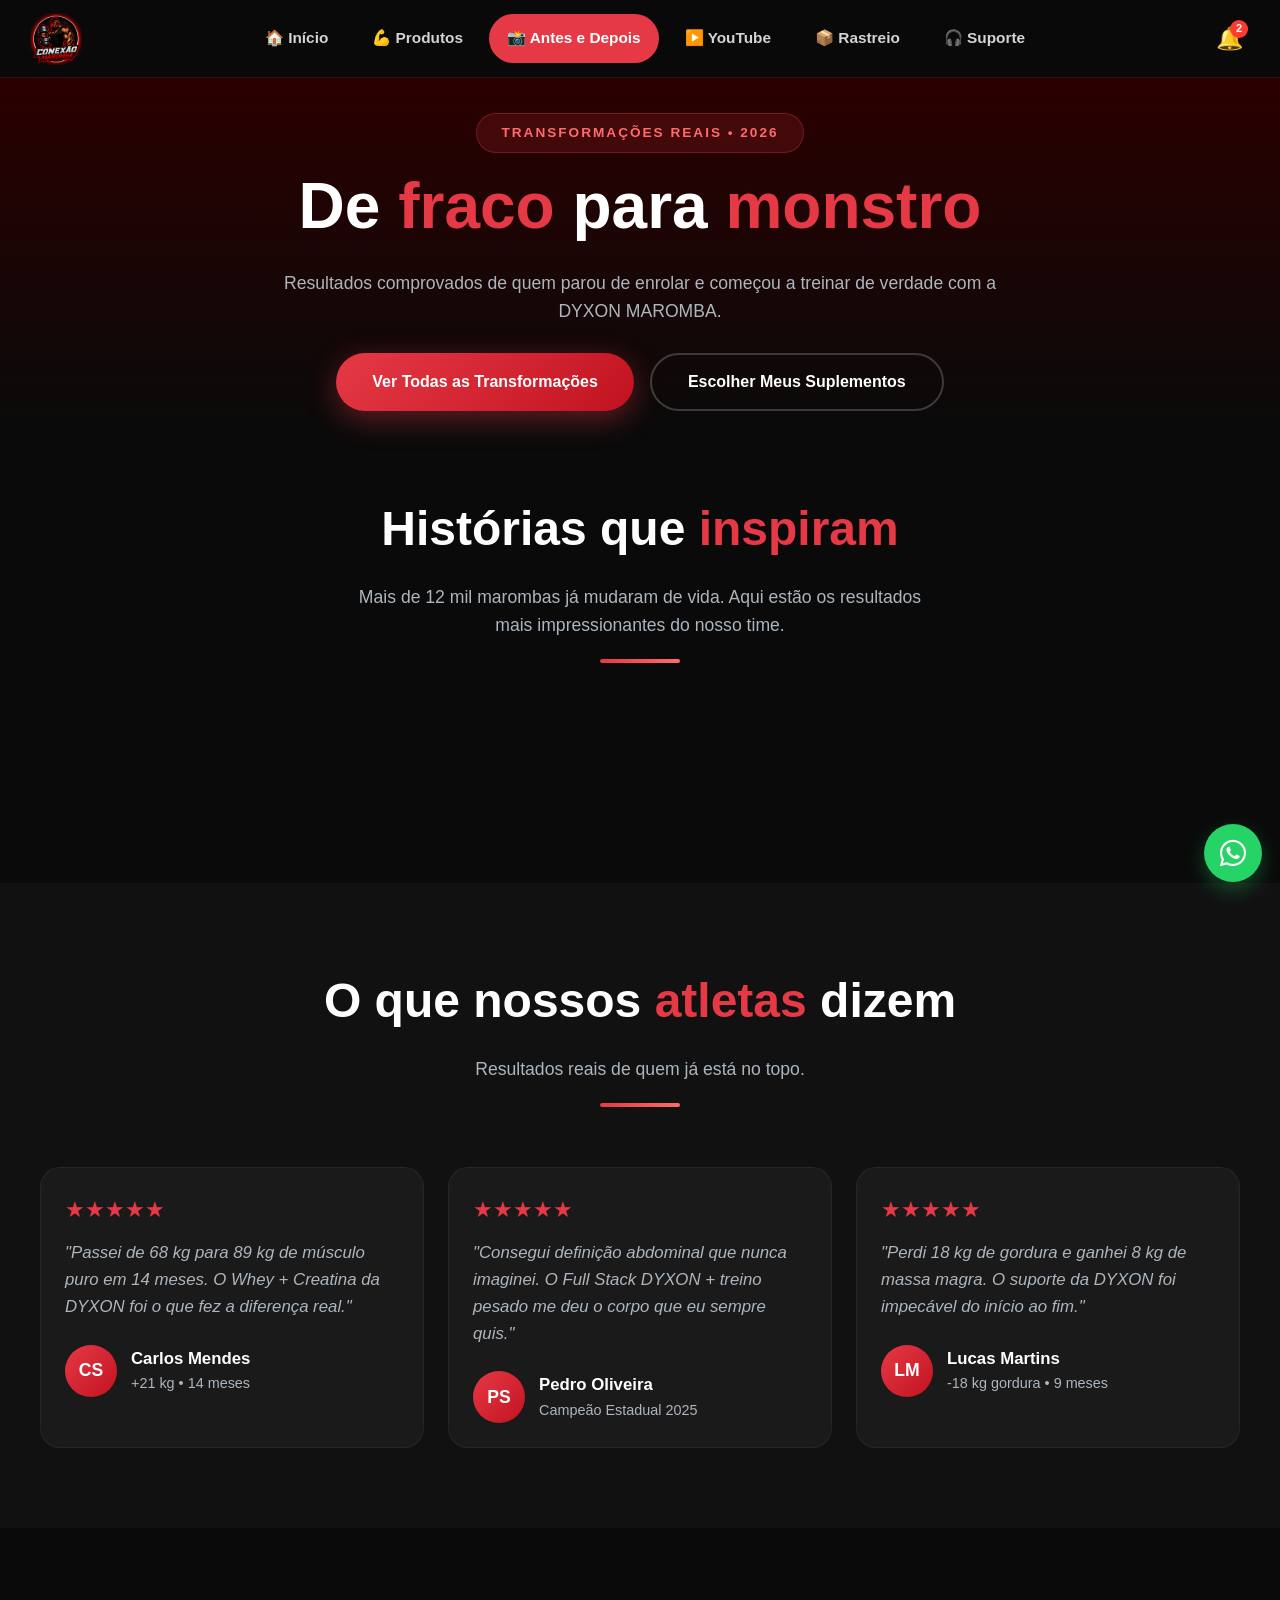
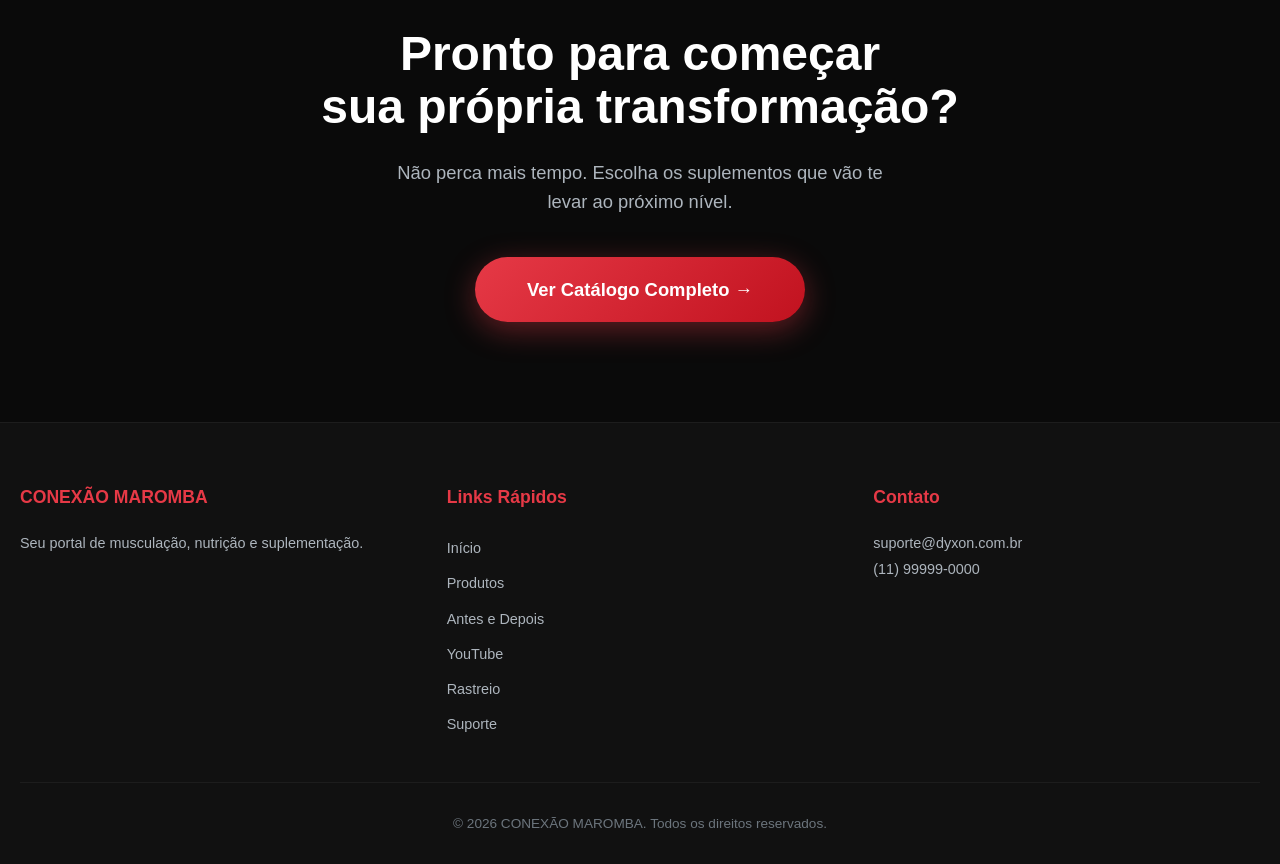
<file: antes-depois.html>
<!DOCTYPE html>
<html lang="pt-BR">
<head>
  <meta charset="UTF-8">
  <meta name="viewport" content="width=device-width, initial-scale=1.0">
  <meta name="description" content="Transformações reais de quem treinou com DYXON MAROMBA. Veja antes e depois de atletas que conquistaram resultados impressionantes com nossos suplementos.">
  <title>Antes e Depois • Transformações Reais | DYXON MAROMBA</title>
  <link rel="stylesheet" href="https://cdnjs.cloudflare.com/ajax/libs/font-awesome/6.5.0/css/all.min.css">
  <link rel="stylesheet" href="style.css">
</head>
<body>

  <!-- NAVBAR DINÂMICA (preservada) -->
  <div id="navbar-container"></div>

  <!-- HERO IMPACTANTE -->
  <section class="page-hero">
      <div class="hero-content">
      <div class="hero-badge">TRANSFORMAÇÕES REAIS • 2026</div>
      <h1>De <span class="highlight">fraco</span> para <span class="highlight">monstro</span></h1>
      <p>Resultados comprovados de quem parou de enrolar e começou a treinar de verdade com a DYXON MAROMBA.</p>
      <div class="hero-buttons">
        <a href="#transformacoes" class="btn btn-primary">Ver Todas as Transformações</a>
        <a href="produtos.html" class="btn btn-outline">Escolher Meus Suplementos</a>
      </div>
    </div>
  </section>

  <!-- INTRODUÇÃO -->
  <section class="section" style="padding: 60px 20px 40px;">
    <div class="section-header">
      <h2>Histórias que <span class="highlight">inspiram</span></h2>
      <p>Mais de 12 mil marombas já mudaram de vida. Aqui estão os resultados mais impressionantes do nosso time.</p>
      <div class="section-line"></div>
    </div>
  </section>

  <!-- GALERIA DE TRANSFORMAÇÕES -->
  <section id="transformacoes" class="section" style="padding-top: 20px;">
    <div class="ba-grid" id="baGrid">
      <!-- Cards gerados dinamicamente pelo script.js -->
    </div>
  </section>

  <!-- DEPOIMENTOS -->
  <section class="section" style="background: var(--dark-bg); padding: 80px 20px;">
    <div class="section-header">
      <h2>O que nossos <span class="highlight">atletas</span> dizem</h2>
      <p>Resultados reais de quem já está no topo.</p>
      <div class="section-line"></div>
    </div>

    <div class="news-grid" style="max-width: 1200px; margin: 0 auto;">
      <div class="news-card">
        <div class="news-card-body">
          <div style="color: #e63946; font-size: 1.4rem; margin-bottom: 12px;">★★★★★</div>
          <p style="font-style: italic; font-size: 1.05rem;">"Passei de 68 kg para 89 kg de músculo puro em 14 meses. O Whey + Creatina da DYXON foi o que fez a diferença real."</p>
          <div style="margin-top: 24px; display: flex; align-items: center; gap: 14px;">
            <div style="width: 52px; height: 52px; background: linear-gradient(135deg, #e63946, #c1121f); border-radius: 50%; display: flex; align-items: center; justify-content: center; font-weight: 900; font-size: 1.1rem;">CS</div>
            <div>
              <strong style="font-size: 1.05rem;">Carlos Mendes</strong>
              <div style="color: var(--gray-400); font-size: 0.9rem;">+21 kg • 14 meses</div>
            </div>
          </div>
        </div>
      </div>

      <div class="news-card">
        <div class="news-card-body">
          <div style="color: #e63946; font-size: 1.4rem; margin-bottom: 12px;">★★★★★</div>
          <p style="font-style: italic; font-size: 1.05rem;">"Consegui definição abdominal que nunca imaginei. O Full Stack DYXON + treino pesado me deu o corpo que eu sempre quis."</p>
          <div style="margin-top: 24px; display: flex; align-items: center; gap: 14px;">
            <div style="width: 52px; height: 52px; background: linear-gradient(135deg, #e63946, #c1121f); border-radius: 50%; display: flex; align-items: center; justify-content: center; font-weight: 900; font-size: 1.1rem;">PS</div>
            <div>
              <strong style="font-size: 1.05rem;">Pedro Oliveira</strong>
              <div style="color: var(--gray-400); font-size: 0.9rem;">Campeão Estadual 2025</div>
            </div>
          </div>
        </div>
      </div>

      <div class="news-card">
        <div class="news-card-body">
          <div style="color: #e63946; font-size: 1.4rem; margin-bottom: 12px;">★★★★★</div>
          <p style="font-style: italic; font-size: 1.05rem;">"Perdi 18 kg de gordura e ganhei 8 kg de massa magra. O suporte da DYXON foi impecável do início ao fim."</p>
          <div style="margin-top: 24px; display: flex; align-items: center; gap: 14px;">
            <div style="width: 52px; height: 52px; background: linear-gradient(135deg, #e63946, #c1121f); border-radius: 50%; display: flex; align-items: center; justify-content: center; font-weight: 900; font-size: 1.1rem;">LM</div>
            <div>
              <strong style="font-size: 1.05rem;">Lucas Martins</strong>
              <div style="color: var(--gray-400); font-size: 0.9rem;">-18 kg gordura • 9 meses</div>
            </div>
          </div>
        </div>
      </div>
    </div>
  </section>

  <!-- CTA FINAL -->
  <section class="section" style="text-align: center; padding: 100px 20px; background: var(--black);">
    <h2 style="font-size: clamp(2rem, 5vw, 3rem); font-weight: 900; line-height: 1.1;">Pronto para começar<br>sua própria transformação?</h2>
    <p style="color: var(--gray-400); max-width: 520px; margin: 24px auto 40px; font-size: 1.15rem;">Não perca mais tempo. Escolha os suplementos que vão te levar ao próximo nível.</p>
    <a href="produtos.html" class="btn btn-primary" style="padding: 18px 52px; font-size: 1.15rem;">Ver Catálogo Completo →</a>
    </section>

 <div id="footer-container"></div>

  <script src="script.js"></script>

<script>
fetch("navbar.html")
  .then(res => res.text())
  .then(html => {

      const container = document.getElementById("navbar-container");

      if (!container.innerHTML.trim()) {

          container.innerHTML = html;

          const script = container.querySelector("script");

          if (script) {

              const novoScript = document.createElement("script");

              novoScript.textContent = script.textContent;

              document.body.appendChild(novoScript);

              script.remove();

          }

      }

  })
  .catch(err => console.error("Erro ao carregar navbar:", err));
</script>

<!-- PAINEL ADMINISTRATIVO -->
<div id="admin-panel" style="display:none; position:fixed; bottom:20px; right:20px; z-index:9999; background:#111; padding:25px; border-radius:12px; border:2px solid #ff0000; width:320px; box-shadow:0 0 20px rgba(255,0,0,0.3);">
  <h3 style="color:#ff0000; margin-bottom:15px;">⚙️ Painel Administrativo</h3>

  <div style="display:flex; flex-direction:column; gap:10px;">

    <button onclick="addProduct()" class="btn btn-primary" style="width:100%;">
      Adicionar Produto
    </button>

    <button onclick="editProduct()" class="btn btn-primary" style="width:100%;">
      Editar Produto
    </button>

    <button onclick="deleteProduct()" class="btn btn-primary" style="width:100%;">
      Remover Produto
    </button>

    <button onclick="toggleAdmin()" class="btn btn-outline" style="width:100%;">
      Fechar Painel
    </button>

  </div>

  <div id="admin-form" style="margin-top:15px; display:none;"></div>

</div>

<script>
fetch("footer.html")
  .then(res => res.text())
  .then(html => {

      const container = document.getElementById("footer-container");

      if (container) {
          container.innerHTML = html;
      }

  })
  .catch(err => console.error("Erro ao carregar footer:", err));
</script>

<!-- WhatsApp Flutuante -->
<a href="https://wa.me/5596999999999"
   target="_blank"
   class="whatsapp-float">

    <i class="fa-brands fa-whatsapp"></i>

</a>

<script src="js/notifications.js"></script>

</body> 
</html>
</file>
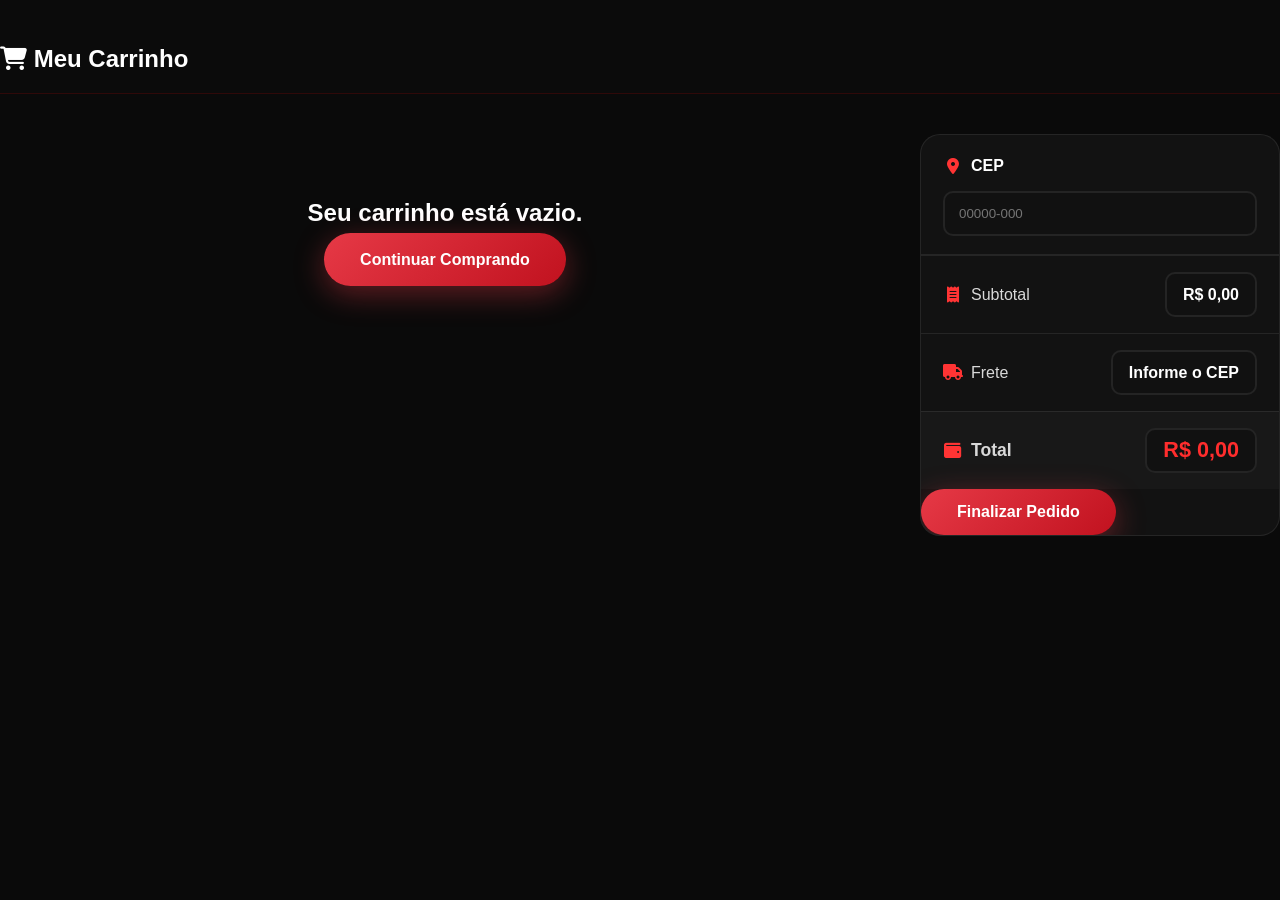
<file: carrinho.html>
<!DOCTYPE html>
<html lang="pt-BR">

<head>

    <meta charset="UTF-8">

    <meta name="viewport" content="width=device-width, initial-scale=1.0">

    <title>Carrinho | DYXON MAROMBA</title>

    <link rel="stylesheet"
        href="https://cdnjs.cloudflare.com/ajax/libs/font-awesome/6.5.0/css/all.min.css">

    <link rel="stylesheet" href="style.css">

    <link rel="stylesheet" href="produto.css">

</head>

<body>

    <div id="navbar-container"></div>

    <section class="produto-banner">

        <div class="container">

            <h1>

                <i class="fas fa-cart-shopping"></i>

                Meu Carrinho

            </h1>

        </div>

    </section>

    <section class="container pagina-carrinho">

        <div class="carrinho-layout">

            <!-- PRODUTOS -->

            <div class="carrinho-produtos">

                <div id="listaCarrinho"></div>

            </div>

            <!-- RESUMO -->

            <aside class="carrinho-resumo">

                <div class="compra-card">

                    <div class="campo-compra">

                        <label for="cep">

                            <i class="fas fa-location-dot"></i>

                            CEP

                        </label>

                        <input
                            type="text"
                            id="cep"
                            maxlength="9"
                            placeholder="00000-000">

                        <p id="avisoCep" class="aviso-cep"></p>

                    </div>

                    <div id="resumoCarrinho">

                        <div class="resumo-compra">

                            <div class="linha-resumo">

                                <span>

                                    <i class="fas fa-receipt"></i>

                                    Subtotal

                                </span>

                                <strong id="subtotal">

                                    R$ 0,00

                                </strong>

                            </div>

                            <div class="linha-resumo">

                                <span>

                                    <i class="fas fa-truck"></i>

                                    Frete

                                </span>

                                <strong id="frete">

                                    Informe o CEP

                                </strong>

                            </div>

                            <div class="linha-resumo total">

                                <span>

                                    <i class="fas fa-wallet"></i>

                                    Total

                                </span>

                                <strong id="total">

                                    R$ 0,00

                                </strong>

                            </div>

                        </div>

                    </div>

                    <button
                        id="btnFinalizar"
                        class="btn btn-primary btn-finalizar">

                        Finalizar Pedido

                    </button>

                </div>

            </aside>

        </div>

    </section>

    <div id="footer-container"></div>

    <script src="carrinho.js"></script>

    <script src="js/notifications.js"></script>

</body>

</html>
</file>
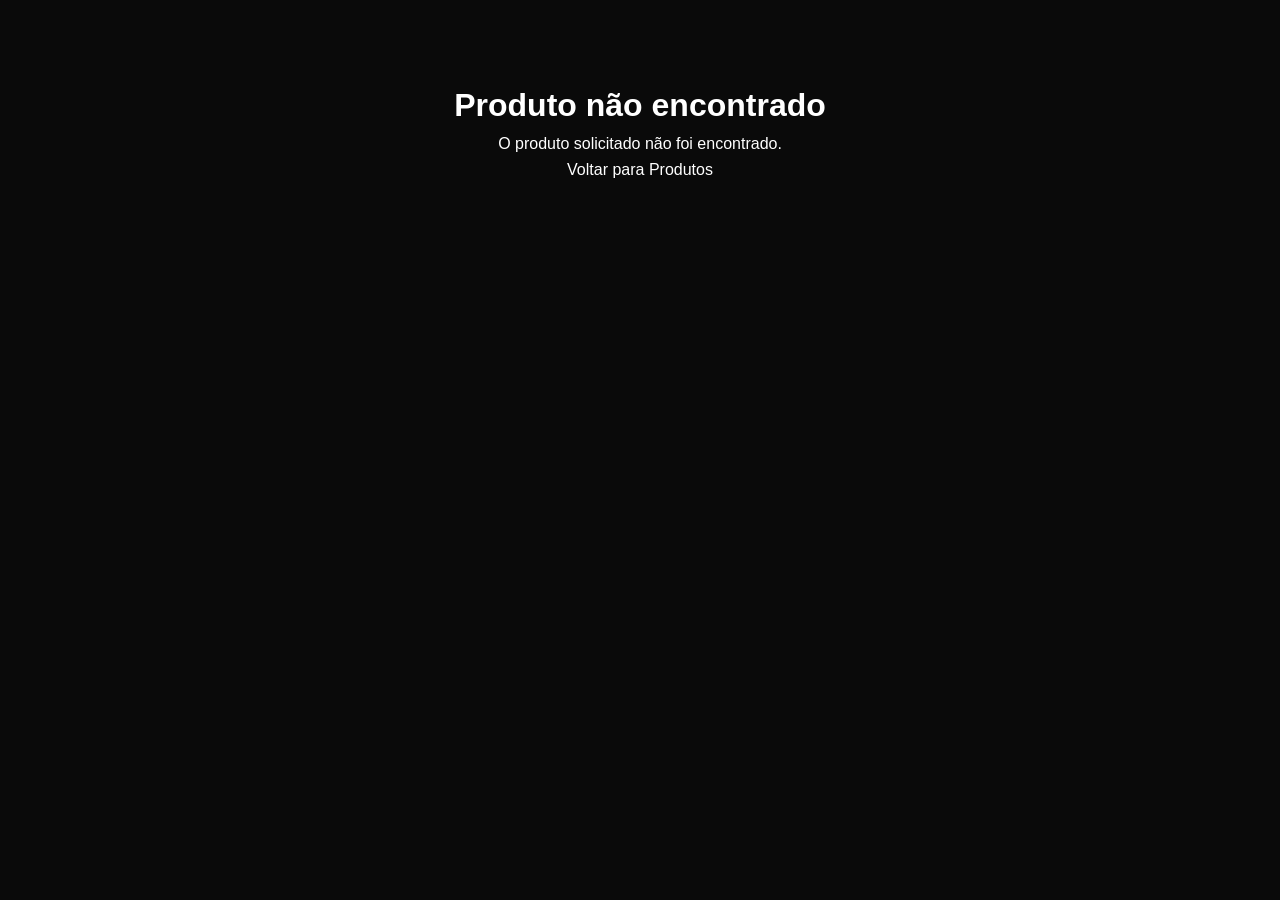
<file: produto.html>
<!DOCTYPE html>
<html lang="pt-BR">

<head>

    <meta charset="UTF-8">

    <meta name="viewport"
          content="width=device-width, initial-scale=1.0">

    <title>Produto | DYXON MAROMBA</title>

    <link rel="stylesheet"
          href="https://cdnjs.cloudflare.com/ajax/libs/font-awesome/6.5.0/css/all.min.css">

    <link rel="stylesheet"
          href="style.css">

<link rel="stylesheet" href="produto.css">

</head>

<body>

<div id="navbar-container"></div>

<section class="produto-banner">

    <div class="container">

        <div class="breadcrumb">

            <a href="index.html">
                Início
            </a>

            <span>/</span>

            <a href="produtos.html">
                Produtos
            </a>

            <span>/</span>

            <span id="breadcrumbProduto">
                Produto
            </span>

        </div>

    </div>

</section>

<section class="produto-detalhes">

    <div class="container">

        <div class="produto-grid">

            <div class="produto-imagem">

                <img
                    id="produtoImagem"
                    src=""
                    alt="Produto">

            </div>

            <div class="produto-info">

                <span
                    id="produtoCategoria"
                    class="produto-categoria">
                </span>

                <h1 id="produtoNome"></h1>

                <div class="produto-preco">

    <div class="produto-preco-info">

        <div id="produtoPreco" class="preco-atual">
            R$ 190,00
        </div>

        <div class="preco-antigo-linha">

            <div id="produtoPrecoAntigo" class="preco-antigo">
                R$ 210,00
            </div>

            <div id="descontoProduto" class="produto-desconto">
                -10%
            </div>

        </div>

        <div id="economiaProduto" class="produto-economia">
            Economize R$ 20,00
        </div>

<div class="campo-compra">

    <label for="variacao">

        <i class="fas fa-list"></i>

        Opção

    </label>

    <select id="variacao">

    </select>

</div>

    </div>

</div>

<div class="compra-box">

    <div class="compra-card">

        <div class="campo-compra">

            <label>
    <i class="fas fa-cubes"></i>
    Quantidade
</label>

            <div class="quantidade-controle">

                <button
                    type="button"
                    id="btnMenos"
                    class="btn-quantidade">−</button>

                <input
                    type="number"
                    id="quantidade"
                    min="1"
                    value="1">

                <button
                    type="button"
                    id="btnMais"
                    class="btn-quantidade">+</button>

            </div>

        </div>

        <div class="campo-compra">

            <label for="cep">
    <i class="fas fa-location-dot"></i>
    CEP
</label>

            <input
                type="text"
                id="cep"
                maxlength="9"
                placeholder="00000-000">

            <p id="avisoCep" class="aviso-cep"></p>

        </div>

        <div class="resumo-compra">

            <div class="linha-resumo">

                <span>
    <i class="fas fa-receipt"></i>
    Subtotal
</span>

                <strong id="subtotal">
                    R$ 0,00
                </strong>

            </div>

            <div class="linha-resumo">

                <span>
    <i class="fas fa-truck"></i>
    Frete
</span>

                <strong id="frete">
                    Informe o CEP
                </strong>

            </div>

            <div class="linha-resumo total">

                <span>
    <i class="fas fa-wallet"></i>
    Total
</span>

                <strong id="total">
                    R$ 0,00
                </strong>

            </div>

        </div>

    </div>

</div>

<p id="produtoDescricao" class="produto-descricao"></p>

<div class="produto-botoes">

    <button
        id="btnCarrinho"
        class="btn btn-primary">

        <i class="fas fa-cart-plus"></i>
        Adicionar ao Carrinho

    </button>

    <a
        id="btnWhatsapp"
        target="_blank"
        class="btn btn-outline">

        Comprar pelo WhatsApp

    </a>

    <a
        href="produtos.html"
        class="btn btn-outline">

        Voltar

    </a>

</div>

</div>

</div>

</div>

</section>

<section class="produto-informacoes">

    <div class="container">

        <div class="info-grid">

            <div class="info-card">

                <h2>Benefícios</h2>

                <ul id="produtoBeneficios"></ul>

            </div>

            <div class="info-card">

                <h2>Modo de Uso</h2>

                <div id="produtoModoUso"></div>

            </div>

        </div>

    </div>

</section>

<section class="produto-tabela">

    <div class="container">

        <h2>Informações Nutricionais</h2>

        <div class="tabela-responsive">

            <table id="tabelaNutricional"></table>

        </div>

    </div>

</section>

<section class="produto-descricao-completa">

    <div class="container">

        <h2>Descrição Completa</h2>

        <div id="descricaoCompleta"></div>

    </div>

</section>

<section class="produto-especificacoes">

    <div class="container">

        <h2>Especificações</h2>

        <div class="especificacoes-grid">

            <div class="especificacao-item">

                <i class="fas fa-dumbbell"></i>

                <h4>Marca</h4>

                <span id="produtoMarca"></span>

            </div>

            <div class="especificacao-item">

                <i class="fas fa-weight-hanging"></i>

                <h4>Peso</h4>

                <span id="produtoPeso"></span>

            </div>

            <div class="especificacao-item">

                <i class="fas fa-box-open"></i>

                <h4>Conteúdo</h4>

                <span id="produtoConteudo"></span>

            </div>

            <div class="especificacao-item">

                <i class="fas fa-calendar-check"></i>

                <h4>Validade</h4>

                <span id="produtoValidade"></span>

            </div>

        </div>

    </div>

</section>

<section class="produtos-relacionados">

    <div class="container">

        <h2>Produtos Relacionados</h2>

        <div id="produtosRelacionados"
             class="products-grid">

        </div>

    </div>

</section>

<section class="cta-produto">

    <div class="container">

        <h2>Gostou deste produto?</h2>

        <p>

            Fale conosco pelo WhatsApp e faça seu pedido.

        </p>

        <a id="btnWhatsapp2"
           target="_blank"
           class="btn btn-primary">

            Comprar Agora

        </a>

    </div>

</section>

<div id="footer-container"></div>

<script>
fetch("navbar.html")
    .then(res => res.text())
    .then(html => {

        const container = document.getElementById("navbar-container");

        if (!container.innerHTML.trim()) {

            container.innerHTML = html;

            const script = container.querySelector("script");

            if (script) {

                const novoScript = document.createElement("script");

                novoScript.textContent = script.textContent;

                document.body.appendChild(novoScript);

                script.remove();

            }

        }

    })
    .catch(err => console.error("Erro ao carregar navbar:", err));
</script>

<script>
fetch("footer.html")
    .then(res => res.text())
    .then(html => {

        const container = document.getElementById("footer-container");

        if (container) {

            container.innerHTML = html;

        }

    })
    .catch(err => console.error("Erro ao carregar footer:", err));
</script>

<!-- WhatsApp Flutuante -->

<a href="https://wa.me/5596999999999"
   target="_blank"
   class="whatsapp-float">

    <i class="fa-brands fa-whatsapp"></i>

</a>

<script src="produto.js"></script>

<script src="js/notifications.js"></script>

</body>

</html>
</file>
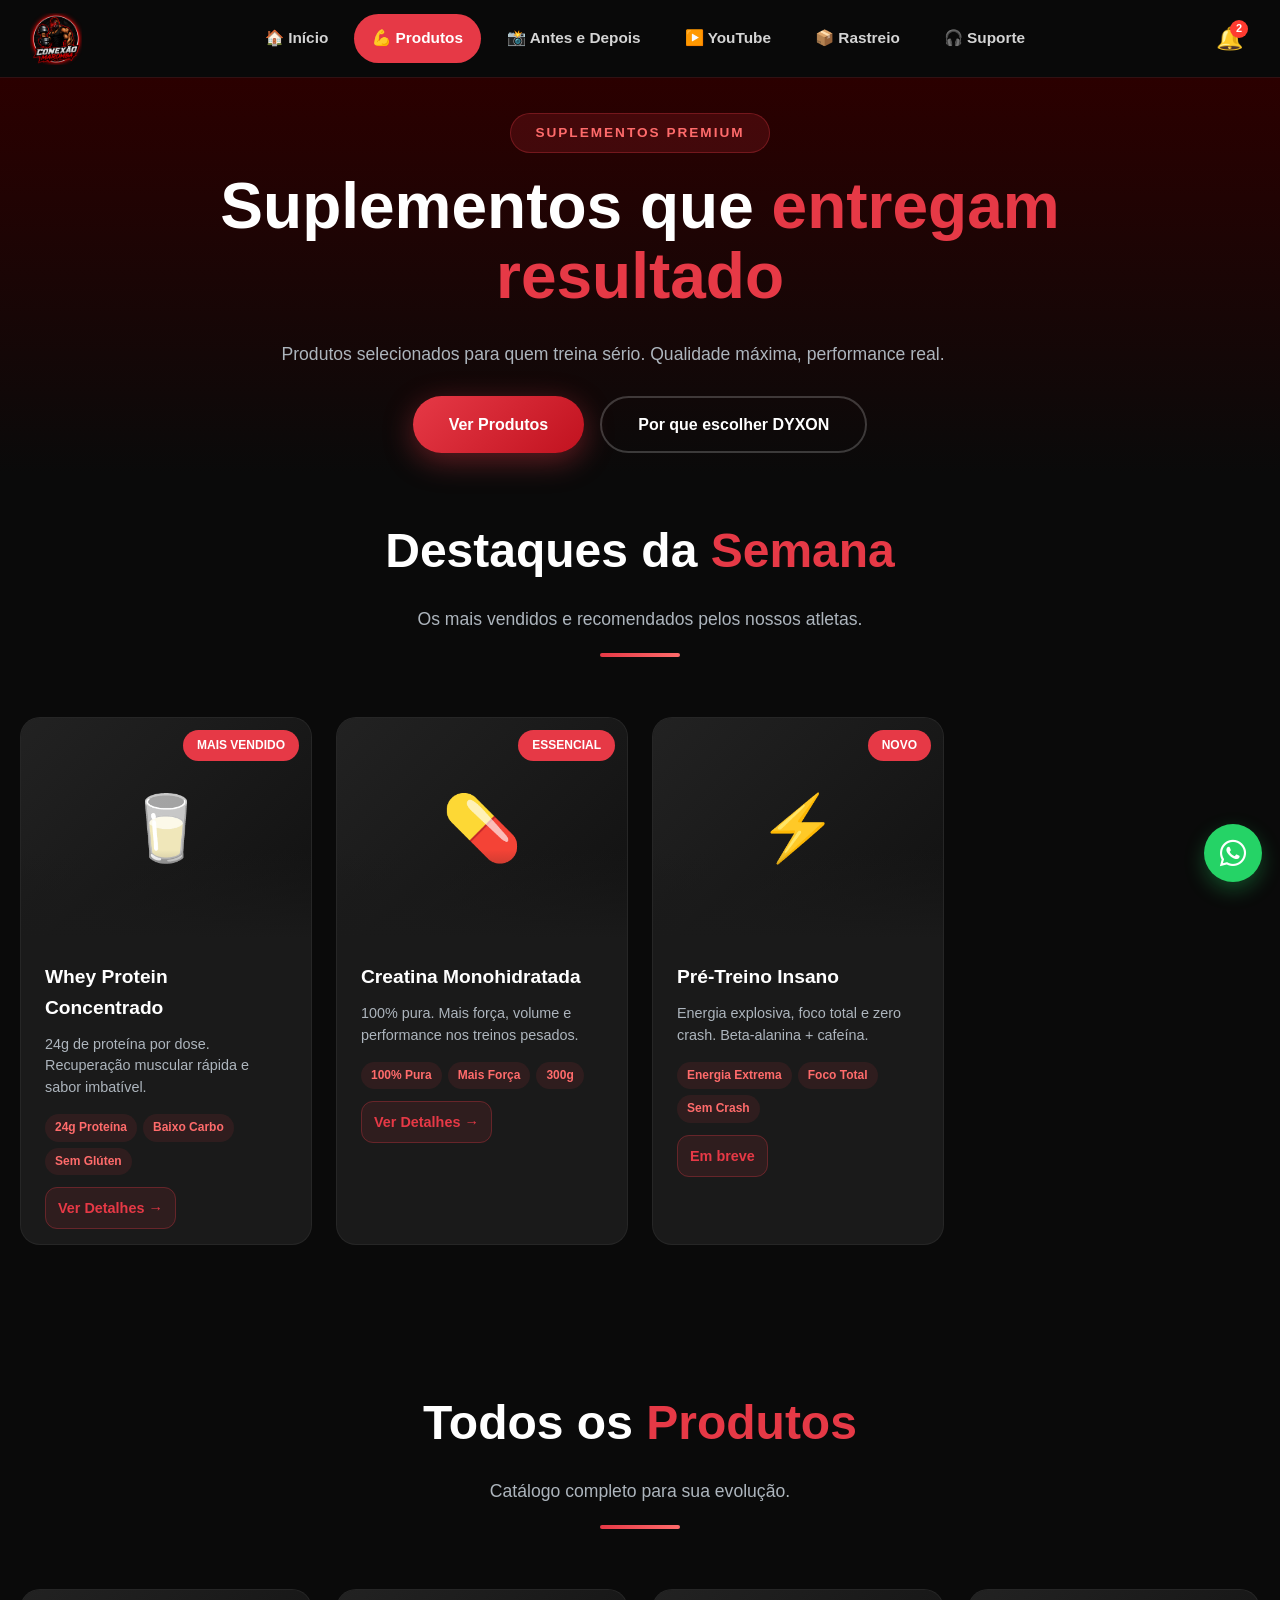
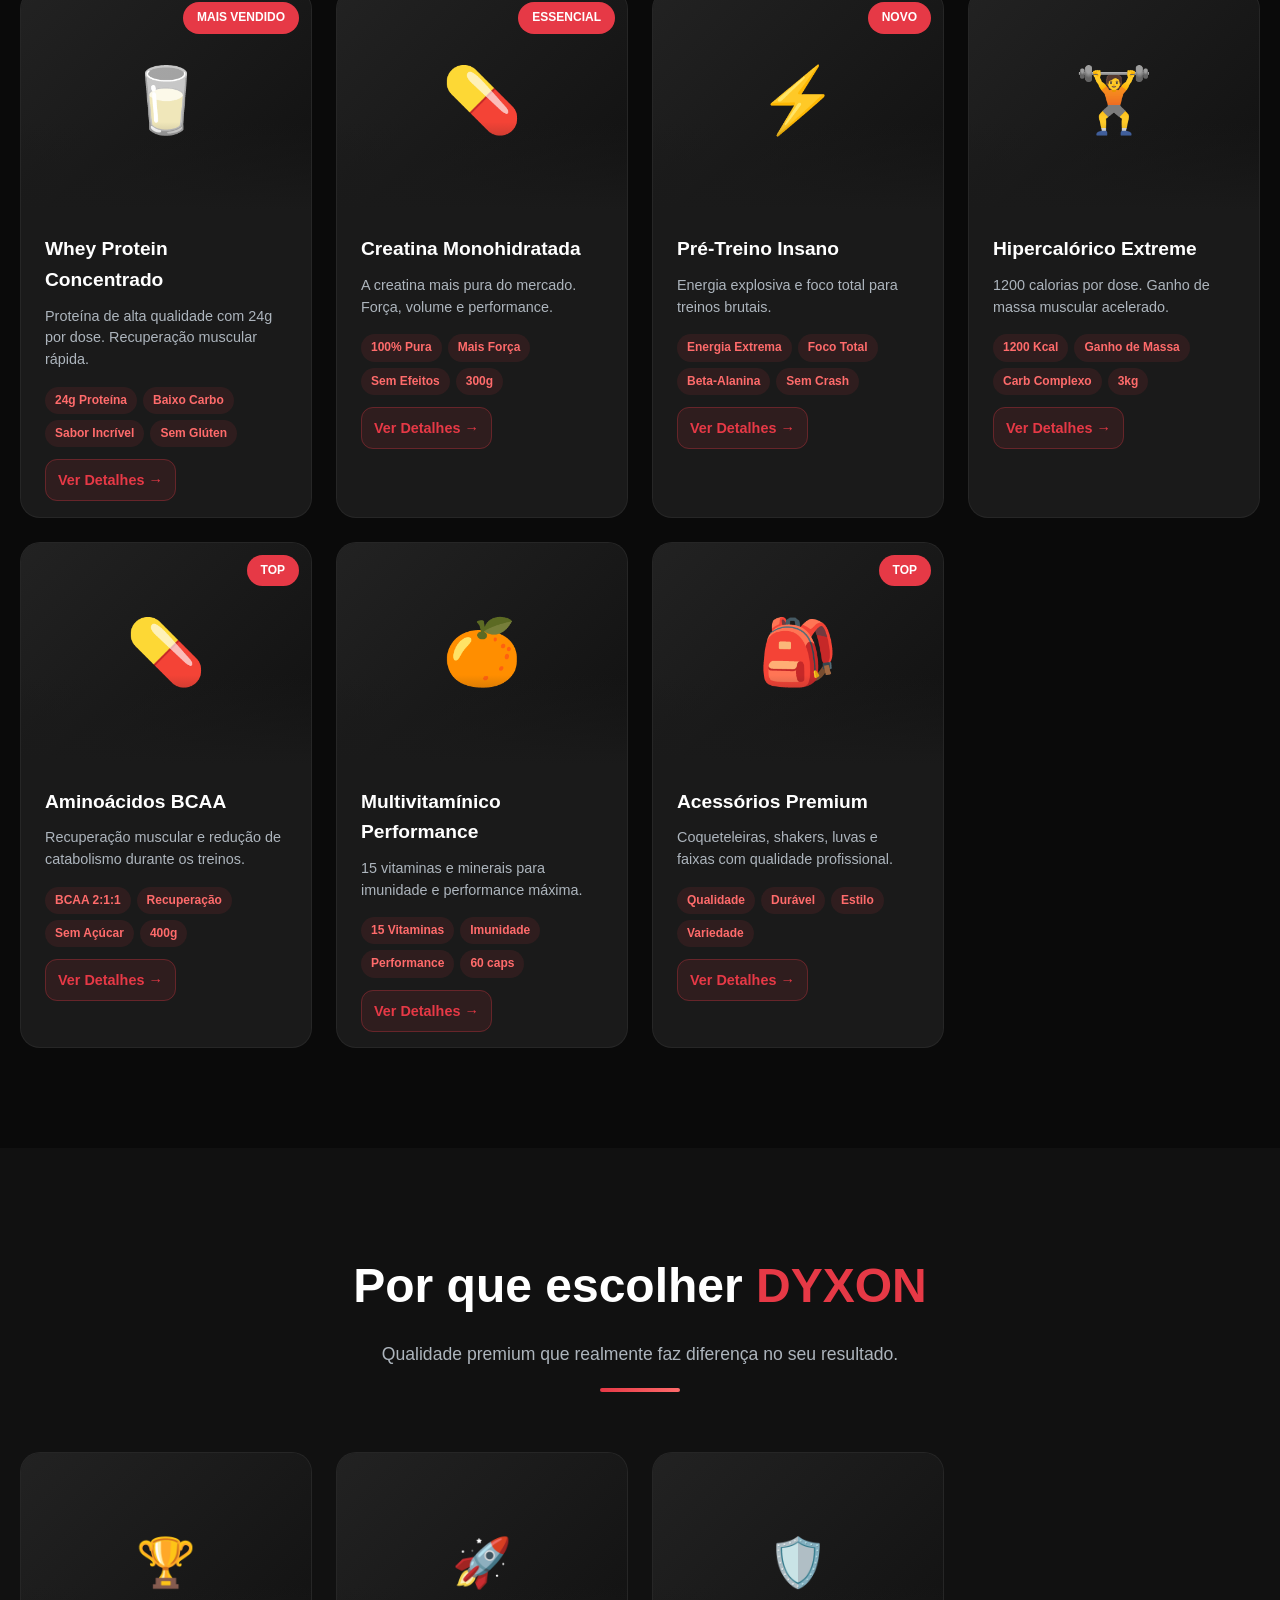
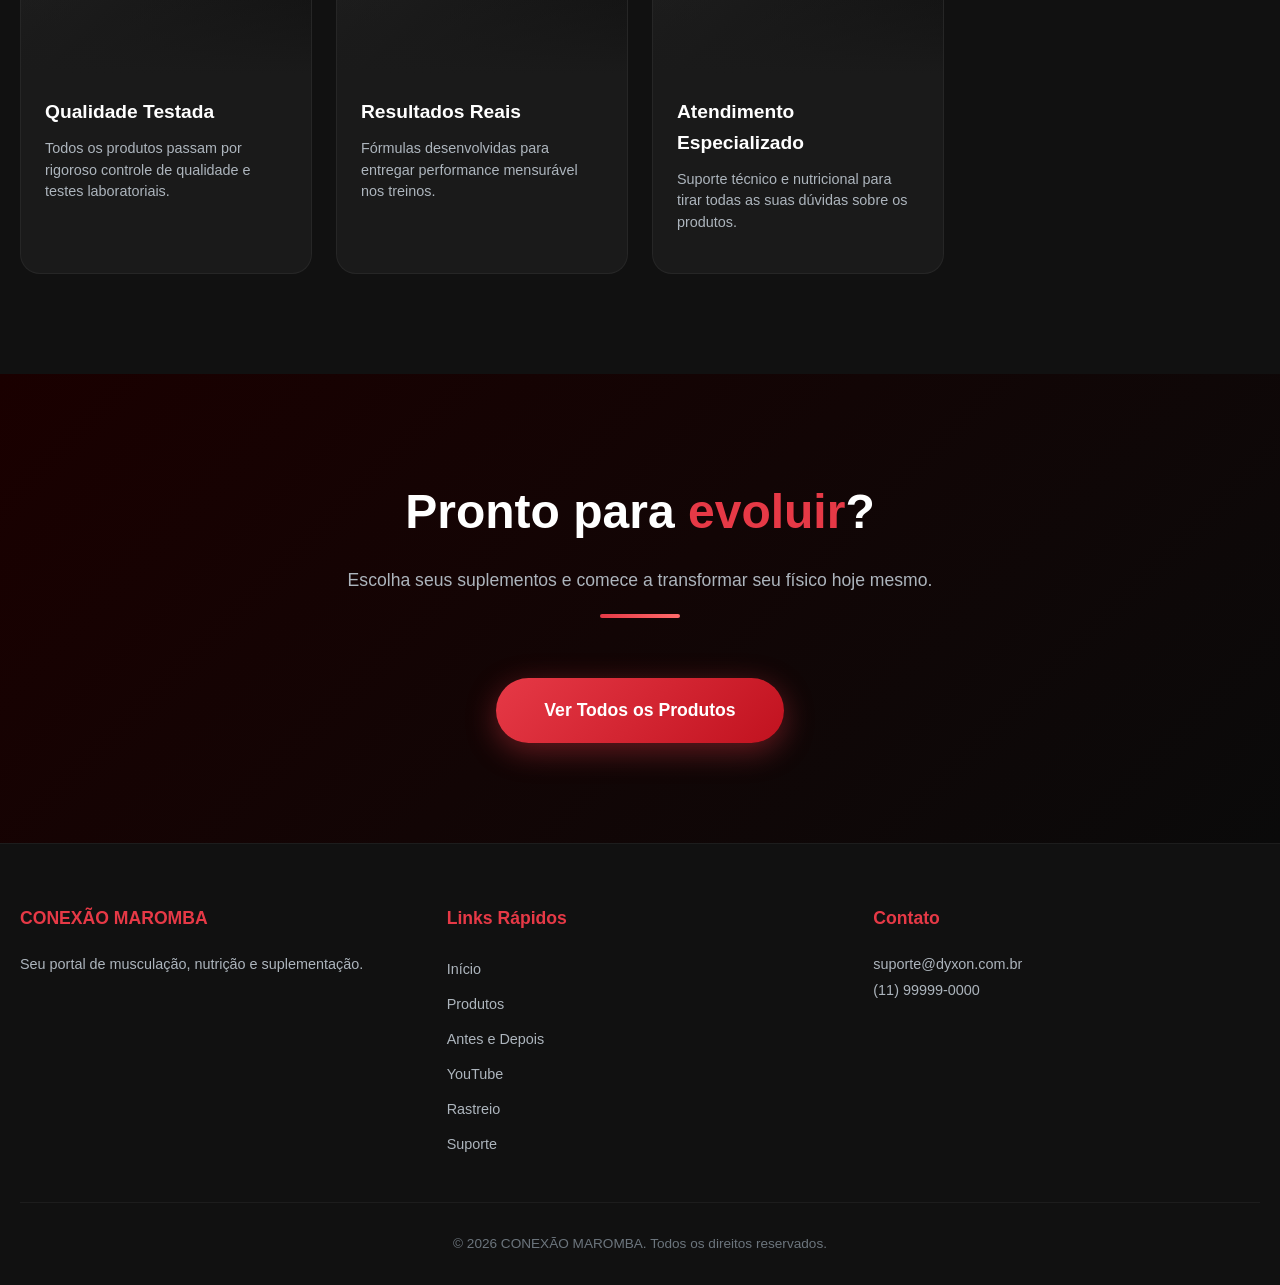
<file: produtos.html>
<!DOCTYPE html>
<html lang="pt-BR">
<head>
  <meta charset="UTF-8">
  <meta name="viewport" content="width=device-width, initial-scale=1.0">
  <title>Produtos - DYXON MAROMBA</title>
  <link rel="stylesheet" href="https://cdnjs.cloudflare.com/ajax/libs/font-awesome/6.5.0/css/all.min.css">
  <link rel="stylesheet" href="style.css">
</head>
<body>

  <!-- MENU CENTRALIZADO -->
  <div id="navbar-container"></div>

  <!-- HERO DA PÁGINA -->
  <section class="page-hero">
    <div class="hero-content">
      <div class="hero-badge">SUPLEMENTOS PREMIUM</div>
      <h1>Suplementos que <span class="highlight">entregam resultado</span></h1>
      <p>Produtos selecionados para quem treina sério. Qualidade máxima, performance real.</p>
      <div class="hero-buttons">
        <a href="#produtos" class="btn btn-primary">Ver Produtos</a>
        <a href="#beneficios" class="btn btn-outline">Por que escolher DYXON</a>
      </div>
    </div>
  </section>

  <!-- DESTAQUES -->
  <section class="section" style="padding-top: 40px; padding-bottom: 40px;">
    <div class="section-header">
      <h2>Destaques da <span class="highlight">Semana</span></h2>
      <p>Os mais vendidos e recomendados pelos nossos atletas.</p>
      <div class="section-line"></div>
    </div>

    <div class="products-grid">
      <!-- Whey Protein -->
      <div class="product-card">
        <div class="product-card-img">
          🥛 <span class="product-badge">MAIS VENDIDO</span>
        </div>
        <div class="product-card-body">
          <h3>Whey Protein Concentrado</h3>
          <p>24g de proteína por dose. Recuperação muscular rápida e sabor imbatível.</p>
          <div class="product-benefits">
            <span>24g Proteína</span>
            <span>Baixo Carbo</span>
            <span>Sem Glúten</span>
          </div>
          <a href="produto.html?id=whey" class="btn-card">Ver Detalhes →</a>
        </div>
      </div>

      <!-- Creatina -->
      <div class="product-card">
        <div class="product-card-img">
          💊 <span class="product-badge">ESSENCIAL</span>
        </div>
        <div class="product-card-body">
          <h3>Creatina Monohidratada</h3>
          <p>100% pura. Mais força, volume e performance nos treinos pesados.</p>
          <div class="product-benefits">
            <span>100% Pura</span>
            <span>Mais Força</span>
            <span>300g</span>
          </div>
          <a href="produto.html?id=creatina" class="btn-card">Ver Detalhes →</a>
        </div>
      </div>

      <!-- Pré-Treino -->
      <div class="product-card">
        <div class="product-card-img">
          ⚡ <span class="product-badge">NOVO</span>
        </div>
        <div class="product-card-body">
          <h3>Pré-Treino Insano</h3>
          <p>Energia explosiva, foco total e zero crash. Beta-alanina + cafeína.</p>
          <div class="product-benefits">
            <span>Energia Extrema</span>
            <span>Foco Total</span>
            <span>Sem Crash</span>
          </div>
          <a href="#" class="btn-card">Em breve</a>
        </div>
      </div>
    </div>
  </section>

  <!-- GRADE COMPLETA DE PRODUTOS -->
  <section id="produtos" class="section">
    <div class="section-header">
      <h2>Todos os <span class="highlight">Produtos</span></h2>
      <p>Catálogo completo para sua evolução.</p>
      <div class="section-line"></div>
    </div>

    <div class="products-grid">

      <!-- Whey Protein -->
      <div class="product-card">
        <div class="product-card-img">
          🥛 <span class="product-badge">MAIS VENDIDO</span>
        </div>
        <div class="product-card-body">
          <h3>Whey Protein Concentrado</h3>
          <p>Proteína de alta qualidade com 24g por dose. Recuperação muscular rápida.</p>
          <div class="product-benefits">
            <span>24g Proteína</span>
            <span>Baixo Carbo</span>
            <span>Sabor Incrível</span>
            <span>Sem Glúten</span>
          </div>
          <a href="#" class="btn-card">Ver Detalhes →</a>
        </div>
      </div>

      <!-- Creatina -->
      <div class="product-card">
        <div class="product-card-img">
          💊 <span class="product-badge">ESSENCIAL</span>
        </div>
        <div class="product-card-body">
          <h3>Creatina Monohidratada</h3>
          <p>A creatina mais pura do mercado. Força, volume e performance.</p>
          <div class="product-benefits">
            <span>100% Pura</span>
            <span>Mais Força</span>
            <span>Sem Efeitos</span>
            <span>300g</span>
          </div>
          <a href="#" class="btn-card">Ver Detalhes →</a>
        </div>
      </div>

      <!-- Pré-Treino -->
      <div class="product-card">
        <div class="product-card-img">
          ⚡ <span class="product-badge">NOVO</span>
        </div>
        <div class="product-card-body">
          <h3>Pré-Treino Insano</h3>
          <p>Energia explosiva e foco total para treinos brutais.</p>
          <div class="product-benefits">
            <span>Energia Extrema</span>
            <span>Foco Total</span>
            <span>Beta-Alanina</span>
            <span>Sem Crash</span>
          </div>
          <a href="#" class="btn-card">Ver Detalhes →</a>
        </div>
      </div>

      <!-- Hipercalórico -->
      <div class="product-card">
        <div class="product-card-img">
          🏋️
        </div>
        <div class="product-card-body">
          <h3>Hipercalórico Extreme</h3>
          <p>1200 calorias por dose. Ganho de massa muscular acelerado.</p>
          <div class="product-benefits">
            <span>1200 Kcal</span>
            <span>Ganho de Massa</span>
            <span>Carb Complexo</span>
            <span>3kg</span>
          </div>
          <a href="#" class="btn-card">Ver Detalhes →</a>
        </div>
      </div>

      <!-- Aminoácidos -->
      <div class="product-card">
        <div class="product-card-img">
          💊 <span class="product-badge">TOP</span>
        </div>
        <div class="product-card-body">
          <h3>Aminoácidos BCAA</h3>
          <p>Recuperação muscular e redução de catabolismo durante os treinos.</p>
          <div class="product-benefits">
            <span>BCAA 2:1:1</span>
            <span>Recuperação</span>
            <span>Sem Açúcar</span>
            <span>400g</span>
          </div>
          <a href="#" class="btn-card">Ver Detalhes →</a>
        </div>
      </div>

      <!-- Multivitamínico -->
      <div class="product-card">
        <div class="product-card-img">
          🍊
        </div>
        <div class="product-card-body">
          <h3>Multivitamínico Performance</h3>
          <p>15 vitaminas e minerais para imunidade e performance máxima.</p>
          <div class="product-benefits">
            <span>15 Vitaminas</span>
            <span>Imunidade</span>
            <span>Performance</span>
            <span>60 caps</span>
          </div>
          <a href="#" class="btn-card">Ver Detalhes →</a>
        </div>
      </div>

      <!-- Acessórios -->
      <div class="product-card">
        <div class="product-card-img">
          🎒 <span class="product-badge">TOP</span>
        </div>
        <div class="product-card-body">
          <h3>Acessórios Premium</h3>
          <p>Coqueteleiras, shakers, luvas e faixas com qualidade profissional.</p>
          <div class="product-benefits">
            <span>Qualidade</span>
            <span>Durável</span>
            <span>Estilo</span>
            <span>Variedade</span>
          </div>
          <a href="#" class="btn-card">Ver Detalhes →</a>
        </div>
      </div>

    </div>
  </section>

    <!-- SEÇÃO DE BENEFÍCIOS -->
  <section id="beneficios" class="section" style="background: var(--dark-bg);">
    <div class="section-header">
      <h2>Por que escolher <span class="highlight">DYXON</span></h2>
      <p>Qualidade premium que realmente faz diferença no seu resultado.</p>
      <div class="section-line"></div>
    </div>

    <div class="products-grid">
      <div class="product-card">
        <div class="product-card-img" style="font-size: 3rem;">🏆</div>
        <div class="product-card-body">
          <h3>Qualidade Testada</h3>
          <p>Todos os produtos passam por rigoroso controle de qualidade e testes laboratoriais.</p>
        </div>
      </div>
      <div class="product-card">
        <div class="product-card-img" style="font-size: 3rem;">🚀</div>
        <div class="product-card-body">
          <h3>Resultados Reais</h3>
          <p>Fórmulas desenvolvidas para entregar performance mensurável nos treinos.</p>
        </div>
      </div>
      <div class="product-card">
        <div class="product-card-img" style="font-size: 3rem;">

                    🛡️
        </div>
        <div class="product-card-body">
          <h3>Atendimento Especializado</h3>
          <p>Suporte técnico e nutricional para tirar todas as suas dúvidas sobre os produtos.</p>
        </div>
      </div>
    </div>
  </section>

  <!-- CTA FINAL -->
  <section class="section" style="background: linear-gradient(135deg, #1a0000, #0a0a0a); text-align: center;">
    <div class="section-header">
      <h2>Pronto para <span class="highlight">evoluir</span>?</h2>
      <p>Escolha seus suplementos e comece a transformar seu físico hoje mesmo.</p>
      <div class="section-line"></div>
    </div>
    <div style="margin-top: 40px;">
      <a href="#produtos" class="btn btn-primary" style="font-size: 1.1rem; padding: 18px 48px;">Ver Todos os Produtos</a>
    </div>
  </section>

  <div id="footer-container"></div>

  <script src="script.js"></script>

<script>
fetch("navbar.html")
  .then(res => res.text())
  .then(html => {

      const container = document.getElementById("navbar-container");

      if (!container.innerHTML.trim()) {

          container.innerHTML = html;

          const script = container.querySelector("script");

          if (script) {

              const novoScript = document.createElement("script");

              novoScript.textContent = script.textContent;

              document.body.appendChild(novoScript);

              script.remove();

          }

      }

  })
  .catch(err => console.error("Erro ao carregar navbar:", err));
</script>

  <!-- PAINEL ADMINISTRATIVO -->
<div id="admin-panel" style="display:none; position:fixed; bottom:20px; right:20px; z-index:9999; background:#111; padding:25px; border-radius:12px; border:2px solid #ff0000; width:320px; box-shadow:0 0 20px rgba(255,0,0,0.3);">
  <h3 style="color:#ff0000; margin-bottom:15px;">⚙️ Painel Administrativo</h3>

  <div style="display:flex; flex-direction:column; gap:10px;">

    <button onclick="addProduct()" class="btn btn-primary" style="width:100%;">
      Adicionar Produto
    </button>

    <button onclick="editProduct()" class="btn btn-primary" style="width:100%;">
      Editar Produto
    </button>

    <button onclick="deleteProduct()" class="btn btn-primary" style="width:100%;">
      Remover Produto
    </button>

    <button onclick="toggleAdmin()" class="btn btn-outline" style="width:100%;">
      Fechar Painel
    </button>

  </div>

  <div id="admin-form" style="margin-top:15px; display:none;"></div>

</div>

</div>

<script>
fetch("footer.html")
  .then(res => res.text())
  .then(html => {

      const container = document.getElementById("footer-container");

      if (container) {
          container.innerHTML = html;
      }

  })
  .catch(err => console.error("Erro ao carregar footer:", err));
</script>

<!-- WhatsApp Flutuante -->
<a href="https://wa.me/5596999999999"
   target="_blank"
   class="whatsapp-float">

    <i class="fa-brands fa-whatsapp"></i>

</a>

<script src="js/notifications.js"></script>

</body>
</html>
</file>
<file: style.css>
/* ============================================
   DYXON MAROMBA - Premium Fitness Theme
   Cores: Preto (#0a0a0a), Vermelho (#e63946), Branco (#ffffff)
   ============================================ */

:root {
  --primary: #e63946;
  --primary-dark: #c1121f;
  --primary-light: #ff6b6b;
  --black: #0a0a0a;
  --dark-bg: #111111;
  --dark-card: #1a1a1a;
  --dark-surface: #222222;
  --white: #ffffff;
  --gray-100: #f8f9fa;
  --gray-200: #e9ecef;
  --gray-300: #dee2e6;
  --gray-400: #adb5bd;
  --gray-500: #6c757d;
  --gray-600: #495057;
  --gray-700: #343a40;
  --gray-800: #212529;
  --shadow: 0 10px 40px rgba(0, 0, 0, 0.3);
  --shadow-sm: 0 4px 15px rgba(0, 0, 0, 0.2);
  --shadow-lg: 0 20px 60px rgba(0, 0, 0, 0.4);
  --radius: 12px;
  --radius-lg: 20px;
  --transition: all 0.4s cubic-bezier(0.25, 0.46, 0.45, 0.94);
}

/* ===== RESET & BASE ===== */
* {
  margin: 0;
  padding: 0;
  box-sizing: border-box;
}

html {
  scroll-behavior: smooth;
  font-size: 16px;
}

body {
  font-family: 'Segoe UI', Tahoma, Geneva, Verdana, sans-serif;
  background: var(--black);
  color: var(--white);
  line-height: 1.6;
  overflow-x: hidden;
  transition: var(--transition);
}

a {
  text-decoration: none;
  color: inherit;
  transition: var(--transition);
}

ul { list-style: none; }

img {
  max-width: 100%;
  display: block;
}

button {
  cursor: pointer;
  border: none;
  font-family: inherit;
  transition: var(--transition);
}

/* ===== SCROLLBAR ===== */
::-webkit-scrollbar { width: 8px; }
::-webkit-scrollbar-track { background: var(--dark-bg); }
::-webkit-scrollbar-thumb {
  background: var(--primary);
  border-radius: 10px;
}

/* ==========================================
   NAVBAR
========================================== */

.navbar{
    position:fixed;
    top:0;
    left:0;
    width:100%;
    height:78px;
    background:rgba(10,10,10,.97);
    backdrop-filter:blur(18px);
    border-bottom:1px solid rgba(230,57,70,.18);
    z-index:1000;
}

.nav-container{
    width:100%;
    max-width:1400px;
    height:100%;
    margin:auto;
    padding:0 30px;
    display:flex;
    align-items:center;
    justify-content:space-between;
}

.logo{
    display:flex;
    align-items:center;
    justify-content:center;
    text-decoration:none;
}

.logo-image{
    height:52px;
    width:auto;
    display:block;
    object-fit:contain;
    transition:.3s;
}

.logo-image:hover{
    transform:scale(1.05);
}

.logo span{
    color:var(--primary);
}

.nav-links{
    display:flex;
    align-items:center;
    gap:8px;
}

.nav-links a{
    display:flex;
    align-items:center;
    justify-content:center;
    padding:12px 18px;
    border-radius:999px;
    font-size:.96rem;
    font-weight:700;
    color:#d4d4d4;
    transition:.25s;
}

.nav-links a:hover{
    background:rgba(230,57,70,.12);
    color:#fff;
}

.nav-links a.active{
    background:var(--primary);
    color:#fff;
}

.nav-actions{
    display:flex;
    align-items:center;
}

.hamburger{
    display:none;
    flex-direction:column;
    justify-content:center;
    gap:5px;
    cursor:pointer;
}

.hamburger span{
    width:28px;
    height:3px;
    border-radius:30px;
    background:#fff;
    transition:.25s;
}

.mobile-menu{
    display:none !important;
    position:fixed;
    top:78px;
    left:0;
    width:100%;
    background:#0a0a0a;
    border-top:1px solid rgba(230,57,70,.18);
    box-shadow:0 20px 50px rgba(0,0,0,.45);
    padding:18px;
    flex-direction:column;
    gap:8px;
    z-index:999;
}

.mobile-menu a:hover{
    background:rgba(230,57,70,.15);
    color:#fff;
}

.mobile-menu.show{
    display:flex !important;
}

.mobile-menu a.active{
    background:var(--primary);
    color:#fff;
}

/* ======================
   TABLET
====================== */

@media(max-width:1024px){

    .nav-links{
        display:none;
    }

    .hamburger{
        display:flex;
    }

}

/* ======================
   CELULAR
====================== */

/* ===== HERO BANNER ===== */
.hero {
  min-height: 100vh;
  display: flex;
  align-items: center;
  justify-content: center;
  position: relative;
  overflow: hidden;
  padding-top: 70px;
}

.hero-bg {
  position: absolute;
  inset: 0;
  background: linear-gradient(135deg, #0a0a0a 0%, #1a0000 50%, #0a0a0a 100%);
}

.hero-bg::before {
  content: '';
  position: absolute;
  inset: 0;
  background:
    radial-gradient(circle at 20% 50%, rgba(230, 57, 70, 0.15) 0%, transparent 50%),
    radial-gradient(circle at 80% 20%, rgba(230, 57, 70, 0.1) 0%, transparent 40%),
    radial-gradient(circle at 50% 80%, rgba(230, 57, 70, 0.08) 0%, transparent 40%);
}

.hero-particles {
  position: absolute;
  inset: 0;
  overflow: hidden;
}

.particle {
  position: absolute;
  width: 4px;
  height: 4px;
  background: var(--primary);
  border-radius: 50%;
  opacity: 0.3;
  animation: float 6s infinite ease-in-out;
}

@keyframes float {
  0%, 100% { transform: translateY(0) rotate(0deg); opacity: 0.3; }
  50% { transform: translateY(-100px) rotate(180deg); opacity: 0.8; }
}

.hero-content {
  position: relative;
  z-index: 2;
  text-align: center;
  max-width: 900px;
  padding: 0 20px;
}

.hero-badge {
  display: inline-block;
  padding: 8px 24px;
  background: rgba(230, 57, 70, 0.15);
  border: 1px solid rgba(230, 57, 70, 0.3);
  border-radius: 50px;
  font-size: 0.85rem;
  font-weight: 700;
  color: var(--primary-light);
  text-transform: uppercase;
  letter-spacing: 2px;
  margin-bottom: 30px;
  animation: fadeInUp 0.8s ease;
}

.hero h1 {
  font-size: clamp(2.5rem, 6vw, 4.5rem);
  font-weight: 900;
  line-height: 1.1;
  margin-bottom: 20px;
  animation: fadeInUp 0.8s ease 0.2s both;
}

.hero h1 .highlight {
  background: linear-gradient(135deg, var(--primary), var(--primary-light));
  -webkit-background-clip: text;
  -webkit-text-fill-color: transparent;
  background-clip: text;
}

.hero p {
  font-size: 1.2rem;
  color: var(--gray-400);
  margin-bottom: 40px;
  max-width: 600px;
  margin-left: auto;
  margin-right: auto;
  animation: fadeInUp 0.8s ease 0.4s both;
}

.hero-buttons {
  display: flex;
  gap: 16px;
  justify-content: center;
  flex-wrap: wrap;
  animation: fadeInUp 0.8s ease 0.6s both;
}

.btn {
  padding: 14px 36px;
  border-radius: 50px;
  font-size: 1rem;
  font-weight: 700;
  display: inline-flex;
  align-items: center;
  gap: 8px;
  transition: var(--transition);
}

.btn-primary {
  background: linear-gradient(135deg, var(--primary), var(--primary-dark));
  color: var(--white);
  box-shadow: 0 8px 30px rgba(230, 57, 70, 0.4);
}

.btn-primary:hover {
  transform: translateY(-3px);
  box-shadow: 0 12px 40px rgba(230, 57, 70, 0.6);
}

.btn-outline {
  background: transparent;
  color: var(--white);
  border: 2px solid rgba(255,255,255,0.2);
}

.btn-outline:hover {
  border-color: var(--primary);
  background: rgba(230, 57, 70, 0.1);
  transform: translateY(-3px);
}

@keyframes fadeInUp {
  from { opacity: 0; transform: translateY(30px); }
  to { opacity: 1; transform: translateY(0); }
}

/* ===== SECTIONS ===== */
.section {
  padding: 100px 20px;
  max-width: 1400px;
  margin: 0 auto;
}

.section-header {
  text-align: center;
  margin-bottom: 60px;
}

.section-header h2 {
  font-size: clamp(2rem, 4vw, 3rem);
  font-weight: 900;
  margin-bottom: 15px;
}

.section-header h2 .highlight {
  color: var(--primary);
}

.section-header p {
  color: var(--gray-400);
  font-size: 1.1rem;
  max-width: 600px;
  margin: 0 auto;
}

.section-line {
  width: 80px;
  height: 4px;
  background: linear-gradient(90deg, var(--primary), var(--primary-light));
  margin: 20px auto 0;
  border-radius: 4px;
}

/* ===== PRODUCT CARDS ===== */
.products-grid {
  display: grid;
  grid-template-columns: repeat(auto-fill, minmax(280px, 1fr));
  gap: 24px;
}

.product-card {
  background: var(--dark-card);
  border: 1px solid rgba(255,255,255,0.05);
  border-radius: var(--radius-lg);
  overflow: hidden;
  transition: var(--transition);
  position: relative;
}

.product-card:hover {
  transform: translateY(-8px);
  box-shadow: var(--shadow-lg);
  border-color: rgba(230, 57, 70, 0.3);
}

.product-card-img {
  width: 100%;
  height: 220px;
  background: linear-gradient(135deg, var(--dark-surface), var(--dark-bg));
  display: flex;
  align-items: center;
  justify-content: center;
  font-size: 4rem;
  position: relative;
  overflow: hidden;
}

.product-card-img::after {
  content: '';
  position: absolute;
  inset: 0;
  background: linear-gradient(180deg, transparent 60%, var(--dark-card));
}

.product-badge {
  position: absolute;
  top: 12px;
  right: 12px;
  padding: 6px 14px;
  background: var(--primary);
  color: var(--white);
  font-size: 0.75rem;
  font-weight: 800;
  border-radius: 50px;
  text-transform: uppercase;
  z-index: 2;
}

.product-card-body {
  padding: 24px;
}

.product-card-body h3 {
  font-size: 1.2rem;
  font-weight: 800;
  margin-bottom: 10px;
}

.product-card-body p {
  color: var(--gray-400);
  font-size: 0.9rem;
  margin-bottom: 16px;
  line-height: 1.5;
}

.product-benefits {
  display: flex;
  flex-wrap: wrap;
  gap: 6px;
  margin-bottom: 20px;
}

.product-benefits span {
  padding: 4px 10px;
  background: rgba(230, 57, 70, 0.1);
  color: var(--primary-light);
  font-size: 0.75rem;
  font-weight: 700;
  border-radius: 50px;
}

.btn-card {
  width: 100%;
  padding: 12px;
  background: rgba(230, 57, 70, 0.1);
  color: var(--primary);
  border: 1px solid rgba(230, 57, 70, 0.3);
  border-radius: var(--radius);
  font-weight: 700;
  font-size: 0.9rem;
  text-align: center;
}

.btn-card:hover {
  background: var(--primary);
  color: var(--white);
}

/* ===== SLIDER ===== */
.slider-container {
  position: relative;
  overflow: hidden;
  border-radius: var(--radius-lg);
  margin-bottom: 60px;
}

.slider-track {
  display: flex;
  transition: transform 0.6s cubic-bezier(0.25, 0.46, 0.45, 0.94);
}

.slider-slide {
  min-width: 100%;
  height: 400px;
  display: flex;
  align-items: center;
  justify-content: center;
  position: relative;
  background: linear-gradient(135deg, #1a0000, #0a0a0a);
}

.slider-slide::before {
  content: '';
  position: absolute;
  inset: 0;
  background: radial-gradient(circle at 30% 50%, rgba(230,57,70,0.2), transparent 60%);
}

.slider-content {
  text-align: center;
  z-index: 2;
  padding: 0 40px;
}

.slider-content h2 {
  font-size: clamp(1.8rem, 4vw, 3rem);
  font-weight: 900;
  margin-bottom: 15px;
}

.slider-content p {
  color: var(--gray-400);
  font-size: 1.1rem;
  margin-bottom: 25px;
}

.slider-nav {
  position: absolute;
  bottom: 20px;
  left: 50%;
  transform: translateX(-50%);
  display: flex;
  gap: 10px;
  z-index: 5;
}

.slider-dot {
  width: 12px;
  height: 12px;
  border-radius: 50%;
  background: rgba(255,255,255,0.3);
  cursor: pointer;
  transition: var(--transition);
}

.slider-dot.active {
  background: var(--primary);
  width: 36px;
  border-radius: 6px;
}

.slider-arrows {
  position: absolute;
  top: 50%;
  transform: translateY(-50%);
  width: 100%;
  display: flex;
  justify-content: space-between;
  padding: 0 15px;
  z-index: 5;
  pointer-events: none;
}

.slider-arrow {
  width: 48px;
  height: 48px;
  border-radius: 50%;
  background: rgba(255,255,255,0.1);
  backdrop-filter: blur(10px);
  display: flex;
  align-items: center;
  justify-content: center;
  font-size: 1.2rem;
  color: var(--white);
  pointer-events: all;
  transition: var(--transition);
}

.slider-arrow:hover {
  background: var(--primary);
  transform: scale(1.1);
}

/* ===== NEWS CARDS ===== */
.news-grid {
  display: grid;
  grid-template-columns: repeat(auto-fill, minmax(320px, 1fr));
  gap: 24px;
}

.news-card {
  background: var(--dark-card);
  border: 1px solid rgba(255,255,255,0.05);
  border-radius: var(--radius-lg);
  overflow: hidden;
  transition: var(--transition);
}

.news-card:hover {
  transform: translateY(-5px);
  box-shadow: var(--shadow);
  border-color: rgba(230, 57, 70, 0.2);
}

.news-card-img {
  width: 100%;
  height: 200px;
  background: linear-gradient(135deg, var(--dark-surface), var(--dark-bg));
  display: flex;
  align-items: center;
  justify-content: center;
  font-size: 3rem;
  position: relative;
}

.news-card-body {
  padding: 24px;
}

.news-date {
  color: var(--primary);
  font-size: 0.8rem;
  font-weight: 700;
  text-transform: uppercase;
  letter-spacing: 1px;
  margin-bottom: 10px;
}

.news-card-body h3 {
  font-size: 1.15rem;
  font-weight: 800;
  margin-bottom: 10px;
  line-height: 1.4;
}

.news-card-body p {
  color: var(--gray-400);
  font-size: 0.9rem;
  margin-bottom: 16px;
}

.btn-news {
  padding: 10px 24px;
  background: rgba(230, 57, 70, 0.1);
  color: var(--primary);
  border: 1px solid rgba(230, 57, 70, 0.3);
  border-radius: 50px;
  font-weight: 700;
  font-size: 0.85rem;
}

.btn-news:hover {
  background: var(--primary);
  color: var(--white);
}

/* ===== BEFORE/AFTER ===== */
.ba-grid {
  display: grid;
  grid-template-columns: repeat(auto-fill, minmax(350px, 1fr));
  gap: 30px;
}

.ba-card {
  background: var(--dark-card);
  border: 1px solid rgba(255,255,255,0.05);
  border-radius: var(--radius-lg);
  overflow: hidden;
  transition: var(--transition);
}

.ba-card:hover {
  transform: translateY(-5px);
  box-shadow: var(--shadow);
}

.ba-slider-container {
  position: relative;
  height: 300px;
  overflow: hidden;
  cursor: ew-resize;
}

.ba-image {
  position: absolute;
  inset: 0;
  display: flex;
  align-items: center;
  justify-content: center;
  font-size: 5rem;
}

.ba-image.after {
  clip-path: inset(0 0 0 50%);
}

.ba-image.before {
  background: linear-gradient(135deg, var(--dark-surface), var(--dark-bg));
}

.ba-image.after {
  background: linear-gradient(135deg, var(--dark-surface), var(--dark-bg));
}

.ba-slider-line {
  position: absolute;
  top: 0;
  bottom: 0;
  left: 50%;
  width: 4px;
  background: var(--primary);
  z-index: 3;
  transform: translateX(-50%);
}

.ba-slider-handle {
  position: absolute;
  top: 50%;
  left: 50%;
  transform: translate(-50%, -50%);
  width: 44px;
  height: 44px;
  background: var(--primary);
  border-radius: 50%;
  display: flex;
  align-items: center;
  justify-content: center;
  font-size: 1.2rem;
  z-index: 4;
  box-shadow: 0 4px 15px rgba(230, 57, 70, 0.5);
}

.ba-info {
  padding: 24px;
}

.ba-info h3 {
  font-size: 1.2rem;
  font-weight: 800;
  margin-bottom: 8px;
}

.ba-meta {
  display: flex;
  flex-wrap: wrap;
  gap: 12px;
  margin-bottom: 12px;
}

.ba-meta span {
  padding: 4px 12px;
  background: rgba(230, 57, 70, 0.1);
  color: var(--primary-light);
  font-size: 0.8rem;
  font-weight: 700;
  border-radius: 50px;
}

.ba-info p {
  color: var(--gray-400);
  font-size: 0.9rem;
}

/* ===== YOUTUBE CARDS ===== */
.yt-grid {
  display: grid;
  grid-template-columns: repeat(auto-fill, minmax(300px, 1fr));
  gap: 24px;
}

.yt-card {
  background: var(--dark-card);
  border: 1px solid rgba(255,255,255,0.05);
  border-radius: var(--radius-lg);
  overflow: hidden;
  transition: var(--transition);
}

.yt-card:hover {
  transform: translateY(-5px);
  box-shadow: var(--shadow);
  border-color: rgba(230, 57, 70, 0.3);
}

.yt-card-header {
  height: 180px;
  background: linear-gradient(135deg, #ff0000, #cc0000);
  display: flex;
  align-items: center;
  justify-content: center;
  font-size: 4rem;
  position: relative;
}

.yt-play {
  position: absolute;
  width: 60px;
  height: 60px;
  background: rgba(255,255,255,0.9);
  border-radius: 50%;
  display: flex;
  align-items: center;
  justify-content: center;
  font-size: 1.5rem;
  color: #ff0000;
  transition: var(--transition);
}

.yt-play:hover {
  transform: scale(1.15);
}

.yt-card-body {
  padding: 24px;
}

.yt-card-body h3 {
  font-size: 1.15rem;
  font-weight: 800;
  margin-bottom: 8px;
}

.yt-card-body p {
  color: var(--gray-400);
  font-size: 0.9rem;
  margin-bottom: 16px;
}

.yt-subscribers {
  display: flex;
  align-items: center;
  gap: 8px;
  color: var(--primary-light);
  font-weight: 700;
  font-size: 0.9rem;
  margin-bottom: 16px;
}

.btn-yt {
  width: 100%;
  padding: 12px;
  background: #ff0000;
  color: var(--white);
  border-radius: var(--radius);
  font-weight: 800;
  font-size: 0.9rem;
  display: flex;
  align-items: center;
  justify-content: center;
  gap: 8px;
}

.btn-yt:hover {
  background: #cc0000;
  transform: translateY(-2px);
}

/* ===== TRACKING PAGE ===== */
.tracking-grid {
  display: grid;
  grid-template-columns: repeat(auto-fill, minmax(300px, 1fr));
  gap: 24px;
}

.track-card {
  background: var(--dark-card);
  border: 1px solid rgba(255,255,255,0.05);
  border-radius: var(--radius-lg);
  padding: 30px;
  text-align: center;
  transition: var(--transition);
}

.track-card:hover {
  transform: translateY(-5px);
  box-shadow: var(--shadow);
  border-color: rgba(230, 57, 70, 0.3);
}

.track-logo {
  width: 80px;
  height: 80px;
  margin: 0 auto 20px;
  border-radius: 20px;
  display: flex;
  align-items: center;
  justify-content: center;
  font-size: 2.5rem;
  font-weight: 900;
}

.track-logo.correios { background: linear-gradient(135deg, #0066cc, #004499); }
.track-logo.jadlog { background: linear-gradient(135deg, #ff6600, #cc5200); }
.track-logo.loggi { background: linear-gradient(135deg, #00cc66, #00994d); }
.track-logo.frenet { background: linear-gradient(135deg, #9933ff, #7722cc); }

.track-card h3 {
  font-size: 1.3rem;
  font-weight: 800;
  margin-bottom: 10px;
}

.track-card p {
  color: var(--gray-400);
  font-size: 0.9rem;
  margin-bottom: 20px;
}

.track-input-group {
  display: flex;
  gap: 10px;
  margin-bottom: 16px;
}

.track-input {
  flex: 1;
  padding: 14px 18px;
  background: var(--dark-surface);
  border: 1px solid rgba(255,255,255,0.1);
  border-radius: var(--radius);
  color: var(--white);
  font-size: 0.95rem;
  outline: none;
  transition: var(--transition);
}

.track-input:focus {
  border-color: var(--primary);
  box-shadow: 0 0 0 3px rgba(230, 57, 70, 0.2);
}

.btn-track {
  width: 100%;
  padding: 14px;
  background: linear-gradient(135deg, var(--primary), var(--primary-dark));
  color: var(--white);
  border-radius: var(--radius);
  font-weight: 800;
  font-size: 0.95rem;
  display: flex;
  align-items: center;
  justify-content: center;
  gap: 8px;
}

.btn-track:hover {
  transform: translateY(-2px);
  box-shadow: 0 8px 25px rgba(230, 57, 70, 0.4);
}

/* ===== SUPPORT PAGE ===== */
.support-grid {
  display: grid;
  grid-template-columns: 1fr 1fr;
  gap: 30px;
}

.support-card {
  background: var(--dark-card);
  border: 1px solid rgba(255,255,255,0.05);
  border-radius: var(--radius-lg);
  padding: 40px;
  transition: var(--transition);
}

.support-card:hover {
  border-color: rgba(230, 57, 70, 0.2);
}

.support-card h3 {
  font-size: 1.5rem;
  font-weight: 800;
  margin-bottom: 20px;
  display: flex;
  align-items: center;
  gap: 12px;
}

.support-card h3 span {
  font-size: 1.8rem;
}

.support-item {
  display: flex;
  align-items: center;
  gap: 12px;
  padding: 12px 0;
  border-bottom: 1px solid rgba(255,255,255,0.05);
}

.support-item:last-child { border: none; }

.support-item-icon {
  width: 40px;
  height: 40px;
  background: rgba(230, 57, 70, 0.15);
  border-radius: 10px;
  display: flex;
  align-items: center;
  justify-content: center;
  font-size: 1.2rem;
}

.support-item-text strong {
  display: block;
  font-size: 0.95rem;
}

.support-item-text span {
  color: var(--gray-400);
  font-size: 0.85rem;
}

.faq-item {
  margin-bottom: 12px;
  border: 1px solid rgba(255,255,255,0.05);
  border-radius: var(--radius);
  overflow: hidden;
}

.faq-question {
  padding: 18px 20px;
  font-weight: 700;
  cursor: pointer;
  display: flex;
  align-items: center;
  justify-content: space-between;
  transition: var(--transition);
}

.faq-question:hover {
  background: rgba(230, 57, 70, 0.1);
}

.faq-answer {
  max-height: 0;
  overflow: hidden;
  transition: max-height 0.4s ease, padding 0.4s ease;
  padding: 0 20px;
  color: var(--gray-400);
  font-size: 0.9rem;
}

.faq-item.open .faq-answer {
  max-height: 200px;
  padding: 0 20px 18px;
}

.faq-item.open .faq-question .faq-icon {
  transform: rotate(180deg);
}

.faq-icon {
  transition: var(--transition);
}

/* ===== FORM ===== */
.form-group {
  margin-bottom: 20px;
}

.form-group label {
  display: block;
  margin-bottom: 8px;
  font-weight: 700;
  font-size: 0.9rem;
  color: var(--gray-300);
}

.form-input,
.form-textarea {
  width: 100%;
  padding: 14px 18px;
  background: var(--dark-surface);
  border: 1px solid rgba(255,255,255,0.1);
  border-radius: var(--radius);
  color: var(--white);
  font-size: 1rem;
  font-family: inherit;
  outline: none;
  transition: var(--transition);
}

.form-input:focus,
.form-textarea:focus {
  border-color: var(--primary);
  box-shadow: 0 0 0 3px rgba(230, 57, 70, 0.2);
}

.form-textarea {
  min-height: 120px;
  resize: vertical;
}

.btn-submit {
  width: 100%;
  padding: 16px;
  background: linear-gradient(135deg, var(--primary), var(--primary-dark));
  color: var(--white);
  border-radius: var(--radius);
  font-weight: 800;
  font-size: 1rem;
}

.btn-submit:hover {
  transform: translateY(-2px);
  box-shadow: 0 8px 30px rgba(230, 57, 70, 0.4);
}

.whatsapp-float:hover {
  transform: scale(1.15);
  animation: none;
}

@keyframes pulse {
  0%, 100% { box-shadow: 0 8px 30px rgba(37, 211, 102, 0.4); }
  50% { box-shadow: 0 8px 50px rgba(37, 211, 102, 0.7); }
}

/* ===== ADMIN PANEL ===== */
.admin-overlay {
  display: none;
  position: fixed;
  inset: 0;
  background: rgba(0,0,0,0.8);
  backdrop-filter: blur(10px);
  z-index: 2000;
  align-items: center;
  justify-content: center;
  padding: 20px;
}

.admin-overlay.active {
  display: flex;
}

.admin-panel {
  background: var(--dark-card);
  border: 1px solid rgba(230, 57, 70, 0.3);
  border-radius: var(--radius-lg);
  padding: 40px;
  max-width: 600px;
  width: 100%;
  max-height: 80vh;
  overflow-y: auto;
  animation: fadeInUp 0.4s ease;
}

.admin-panel h2 {
  font-size: 1.8rem;
  font-weight: 900;
  margin-bottom: 30px;
  display: flex;
  align-items: center;
  gap: 12px;
}

.admin-close {
  position: absolute;
  top: 15px;
  right: 15px;
  width: 36px;
  height: 36px;
  background: rgba(255,255,255,0.1);
  border-radius: 50%;
  display: flex;
  align-items: center;
  justify-content: center;
  font-size: 1.2rem;
  color: var(--white);
}

.admin-group {
  margin-bottom: 20px;
}

.admin-group label {
  display: block;
  margin-bottom: 8px;
  font-weight: 700;
  font-size: 0.9rem;
}

.admin-group input,
.admin-group select,
.admin-group textarea {
  width: 100%;
  padding: 12px;
  background: var(--dark-surface);
  border: 1px solid rgba(255,255,255,0.1);
  border-radius: var(--radius);
  color: var(--white);
  font-family: inherit;
  font-size: 0.95rem;
  outline: none;
}

.admin-group input:focus,
.admin-group select:focus {
  border-color: var(--primary);
}

.admin-save {
  width: 100%;
  padding: 14px;
  background: linear-gradient(135deg, var(--primary), var(--primary-dark));
  color: var(--white);
  border-radius: var(--radius);
  font-weight: 800;
  font-size: 1rem;
  margin-top: 10px;
}

/* =========================
   WHATSAPP FLUTUANTE
========================= */

/*=========================================
BOTÃO FLUTUANTE WHATSAPP
=========================================*/

.whatsapp-float{
    position:fixed;
    right:18px;
    bottom:18px;
    width:58px;
    height:58px;
    display:flex;
    align-items:center;
    justify-content:center;
    border-radius:50%;
    background:#25D366;
    color:#fff;
    text-decoration:none;
    font-size:30px;
    box-shadow:0 8px 20px rgba(37,211,102,.30);
    transition:all .25s ease;
    z-index:9999;
}

.whatsapp-float:hover{
    background:#20ba5a;
    transform:translateY(-3px) scale(1.05);
    box-shadow:0 12px 28px rgba(37,211,102,.45);
}

.whatsapp-float i{
    line-height:1;
}

@media (max-width:768px){

    .whatsapp-float{

        width:56px;
        height:56px;
        right:16px;
        bottom:16px;
        font-size:28px;

    }

}

/* ===== FOOTER ===== */
.footer {
  background: var(--dark-bg);
  border-top: 1px solid rgba(255,255,255,0.05);
  padding: 60px 20px 30px;
}

.footer-grid {
  max-width: 1400px;
  margin: 0 auto;
  display: grid;
  grid-template-columns: repeat(auto-fit, minmax(250px, 1fr));
  gap: 40px;
  margin-bottom: 40px;
}

.footer-col h4 {
  font-size: 1.1rem;
  font-weight: 800;
  margin-bottom: 20px;
  color: var(--primary);
}

.footer-col p {
  color: var(--gray-400);
  font-size: 0.9rem;
  line-height: 1.8;
}

.footer-col a {
  display: block;
  color: var(--gray-400);
  font-size: 0.9rem;
  padding: 6px 0;
  transition: var(--transition);
}

.footer-col a:hover {
  color: var(--primary);
  padding-left: 8px;
}

.footer-bottom {
  max-width: 1400px;
  margin: 0 auto;
  padding-top: 30px;
  border-top: 1px solid rgba(255,255,255,0.05);
  text-align: center;
  color: var(--gray-500);
  font-size: 0.85rem;
}

/* ===== LOADING ===== */
.loading {
  display: flex;
  align-items: center;
  justify-content: center;
  padding: 40px;
  gap: 8px;
}

.loading-dot {
  width: 12px;
  height: 12px;
  background: var(--primary);
  border-radius: 50%;
  animation: bounce 1.4s infinite ease-in-out both;
}

.loading-dot:nth-child(1) { animation-delay: -0.32s; }
.loading-dot:nth-child(2) { animation-delay: -0.16s; }
.loading-dot:nth-child(3) { animation-delay: 0s; }

@keyframes bounce {
  0%, 80%, 100% { transform: scale(0); }
  40% { transform: scale(1); }
}

/* ===== RESPONSIVE ===== */
@media (max-width: 1024px) {
  .support-grid {
    grid-template-columns: 1fr;
  }
}

@media (max-width: 768px) {
  .nav-links { display: none; }
  .hamburger { display: flex; }
  .hero h1 { font-size: 2.2rem; }
  .hero p { font-size: 1rem; }
  .hero-buttons { flex-direction: column; align-items: center; }
  .section { padding: 60px 15px; }
  .products-grid { grid-template-columns: 1fr; }
  .news-grid { grid-template-columns: 1fr; }
  .ba-grid { grid-template-columns: 1fr; }
  .yt-grid { grid-template-columns: 1fr; }
  .tracking-grid { grid-template-columns: 1fr; }
  .footer-grid { grid-template-columns: 1fr; }
  .slider-slide { height: 300px; }
  .admin-panel { padding: 24px; }
}

@media (max-width: 480px) {
  .hero-buttons .btn { width: 100%; justify-content: center; }
  .track-input-group { flex-direction: column; }
}

/* ===== UTILITIES ===== */
.text-center { text-align: center; }
.mt-20 { margin-top: 20px; }
.mt-40 { margin-top: 40px; }
.mb-20 { margin-bottom: 20px; }
.hidden { display: none !important; }

/* ==========================================
   HERO BANNER
========================================== */

.hero-banner{
    position:relative;
    width:100%;
    margin-top:78px;
    overflow:hidden;
    background:#000;
}

.banner-overlay{
    position:relative;
    width:100%;
}

.banner-wrapper{

    position:relative;

    width:100%;

    aspect-ratio:16/6;

    min-height:220px;

    overflow:hidden;

}

@media(max-width:768px){

    .banner-wrapper{

        aspect-ratio:6/5;

        min-height:auto;

        height:auto;

    }

}

.banner-image{

    position:absolute;

    inset:0;

    width:100%;

    height:100%;

    object-fit:cover;

    display:block;

    opacity:0;

    transition:opacity .6s ease;

    pointer-events:none;

}

.banner-image.active{

    opacity:1;

    z-index:2;

    pointer-events:auto;

}

/* ==========================================
   BOTÕES ABAIXO DO BANNER
========================================== */

.home-banner-buttons{
    display:flex;
    justify-content:center;
    align-items:center;
    gap:16px;
    margin:50px auto 30px;
    flex-wrap:wrap;
}

.home-banner-buttons + .section{
    padding-top:40px;
}

.home-banner-buttons .btn{
    min-width:260px;
}

@media(max-width:768px){

    .home-banner-buttons{
        width:90%;
        margin:25px auto 8px;
        flex-direction:column;
        gap:12px;
    }

    .home-banner-buttons .btn{
        width:100%;
        justify-content:center;
    }

}

/* HERO DAS PÁGINAS INTERNAS */

.page-hero{
    margin-top:78px;
    padding:35px 20px 20px;
    background:linear-gradient(180deg,#2b0000 0%,#0a0a0a 100%);
    display:flex;
    justify-content:center;
    align-items:center;
    text-align:center;
}

.page-hero .hero-badge{
    margin-bottom:18px;
}

.page-hero h1{
    font-size:clamp(2.5rem,5vw,4.5rem);
    font-weight:900;
    line-height:1.1;
    margin-bottom:16px;
}

.page-hero h1 .highlight{
    color:var(--primary);
}

.page-hero p{
    max-width:750px;
    margin:28px;
    color:var(--gray-400);
    font-size:1.1rem;
}

/*======================================
STATUS DO RASTREIO
======================================*/

.tracking-status{

    margin-top:18px;

    text-align:center;

    font-size:15px;

    font-weight:600;

    min-height:26px;

    transition:.25s;

}

.tracking-status.info{

    color:#38bdf8;

}

.tracking-status.success{

    color:#22c55e;

}

.tracking-status.warning{

    color:#facc15;

}

.tracking-status.error{

    color:#ef4444;

}

/*=========================================
INDICADORES DO BANNER
=========================================*/

.banner-indicators{

    position:absolute;

    left:50%;

    bottom:20px;

    transform:translateX(-50%);

    display:flex;

    gap:10px;

    z-index:20;

}

.banner-dot{

    width:12px;

    height:12px;

    border-radius:50%;

    background:rgba(255,255,255,.35);

    cursor:pointer;

    transition:.3s;

}

.banner-dot.active{

    width:34px;

    border-radius:20px;

    background:#e63946;

}

/*=========================================
FAQ
=========================================*/

.faq-section{

    padding:80px 20px;

    max-width:1100px;

    margin:auto;

}

.faq-container{

    display:flex;

    flex-direction:column;

    gap:18px;

    margin-top:50px;

}

.faq-item{

    background:#18181b;

    border:1px solid rgba(255,255,255,.08);

    border-radius:18px;

    overflow:hidden;

    transition:.3s;

}

.faq-item:hover{

    border-color:#ef4444;

}

.faq-question{

    width:100%;

    padding:22px 28px;

    display:flex;

    justify-content:space-between;

    align-items:center;

    background:none;

    border:none;

    color:#fff;

    font-size:18px;

    font-weight:600;

    cursor:pointer;

}

.faq-question span{

    font-size:28px;

    color:#ef4444;

    transition:.3s;

}

.faq-answer{

    max-height:0;

    overflow:hidden;

    padding:0 28px;

    color:#cfcfcf;

    line-height:1.7;

    transition:max-height .35s ease,padding .35s ease;

}

.faq-item.active .faq-answer{

    max-height:250px;

    padding:0 28px 24px;

}

.faq-item.active .faq-question span{

    transform:rotate(45deg);

}

@media(max-width:768px){

    .faq-section{

        padding:60px 18px;

    }

    .faq-question{

        font-size:16px;

        padding:18px 20px;

    }

}

/*=========================================
SETAS DO BANNER
=========================================*/

.banner-arrow{

    position:absolute;

    top:50%;

    transform:translateY(-50%);

    width:52px;

    height:52px;

    border:none;

    border-radius:50%;

    background:rgba(0,0,0,.45);

    backdrop-filter:blur(8px);

    color:#fff;

    cursor:pointer;

    transition:.3s;

    z-index:30;

}

.banner-arrow:hover{

    background:#ef4444;

    transform:translateY(-50%) scale(1.08);

}

.banner-prev{

    left:20px;

}

.banner-next{

    right:20px;

}

.banner-arrow i{

    font-size:18px;

}

@media(max-width:768px){

    .banner-arrow{

        width:42px;

        height:42px;

    }

}

/* ===========================
   NOTIFICAÇÕES
=========================== */

.notification-wrapper{
    position:relative;
    display:flex;
    align-items:center;
    margin-left:18px;
}

.notification-btn{
    width:42px;
    height:42px;
    border:none;
    background:transparent;
    cursor:pointer;
    border-radius:50%;
    display:flex;
    align-items:center;
    justify-content:center;
    position:relative;
    font-size:22px;
    transition:.25s;
}

.notification-btn:hover{
    background:rgba(255,255,255,.08);
}

.notification-badge{
    position:absolute;
    top:2px;
    right:2px;
    min-width:18px;
    height:18px;
    padding:0 5px;
    border-radius:999px;
    background:#ff3b30;
    color:#fff;
    font-size:11px;
    font-weight:700;
    display:flex;
    align-items:center;
    justify-content:center;
    line-height:1;
}

.notification-panel{
    position:absolute;
    top:55px;
    right:0;
    width:340px;
    max-height:450px;
    overflow-y:auto;
    background:#1d1d1d;
    border:1px solid rgba(255,255,255,.08);
    border-radius:14px;
    box-shadow:0 15px 35px rgba(0,0,0,.35);
    display:none;
    z-index:99999;
}

.notification-panel.active{
    display:block;
}

.notification-header{
    padding:16px 18px;
    font-size:17px;
    font-weight:700;
    border-bottom:1px solid rgba(255,255,255,.08);
}

.notification-list{
    display:flex;
    flex-direction:column;
}

.notification-item{
    padding:15px 18px;
    border-bottom:1px solid rgba(255,255,255,.06);
    cursor:pointer;
    transition:.2s;
}

.notification-item:last-child{
    border-bottom:none;
}

.notification-item:hover{
    background:rgba(255,255,255,.04);
}

.notification-title{
    font-size:15px;
    font-weight:600;
    margin-bottom:6px;
}

.notification-date{
    font-size:12px;
    opacity:.7;
}

.notification-empty{
    padding:35px 20px;
    text-align:center;
    opacity:.65;
}

@media (max-width:768px){

    .notification-wrapper{
        margin-left:0;
        margin-right:10px;
    }

    .notification-panel{
        width:300px;
        right:-8px;
    }

}
</file>
<file: produto.css>
/*==================================================
=            PÁGINA DE PRODUTO DYXON
==================================================*/

.produto-banner{

    padding:40px 0 15px;
    background:#0b0b0b;
    border-bottom:1px solid rgba(255,0,0,.15);

}

.breadcrumb{

    display:flex;
    flex-wrap:wrap;
    align-items:center;
    gap:10px;
    font-size:.95rem;
    color:#999;

}

.breadcrumb a{

    color:#ccc;
    text-decoration:none;
    transition:.3s;

}

.breadcrumb a:hover{

    color:#ff2d2d;

}

.breadcrumb span:last-child{

    color:#fff;
    font-weight:600;

}

/*============================================*/

.produto-detalhes{

    padding:70px 0;

}

.produto-grid{

    display:grid;
    grid-template-columns:480px 1fr;
    gap:60px;
    align-items:start;

}

/*==================================================
=                IMAGEM DO PRODUTO
==================================================*/

.produto-imagem{

    background:#111;
    border:1px solid rgba(255,255,255,.06);
    border-radius:22px;
    padding:20px;
    display:flex;
    justify-content:center;
    align-items:center;
    overflow:hidden;

}

.produto-imagem img{

    width:100%;
    max-width:560px;
    display:block;
    object-fit:contain;
    transition:.35s ease;

}

.produto-imagem:hover img{

    transform:scale(1.05);

}

.produto-info{

    display:flex;
    flex-direction:column;

}

.produto-categoria{

    display:inline-flex;
    width:max-content;
    padding:8px 18px;
    border-radius:40px;
    background:#8b0000;
    color:#fff;
    font-size:.82rem;
    font-weight:700;
    text-transform:uppercase;
    margin-bottom:20px;

}

.produto-info h1{

    font-size:3rem;
    line-height:1.15;
    color:#fff;
    margin-bottom:18px;

}

.produto-preco{

    display:flex;
    align-items:center;
    gap:18px;
    margin-bottom:25px;

}

.produto-desconto{

    display:flex;
    align-items:center;
    justify-content:center;
    width:72px;
    height:34px;
    border:2px solid #ff2b2b;
    border-radius:8px;
    background:transparent;
    color:#ff2b2b;
    font-size:.95rem;
    font-weight:700;
    letter-spacing:.5px;
    flex-shrink:0;

}

.produto-preco-info{

    display:flex;
    flex-direction:column;
    justify-content:center;

}

.preco-atual{

    font-size:3rem;
    font-weight:800;
    color:#ff3c3c;
    line-height:1;

}

.preco-antigo{

    margin-top:8px;
    font-size:1.2rem;
    color:#8c8c8c;
    text-decoration:line-through;

}

.produto-economia{

    margin-top:6px;
    color:#2fd66f;
    font-size:1rem;
    font-weight:700;

}

.produto-descricao{

    font-size:1.1rem;
    line-height:1.8;
    color:#d6d6d6;
    margin-bottom:35px;

}

.produto-botoes{

    display:flex;
    gap:18px;
    flex-wrap:wrap;

}

.produto-botoes .btn{

    min-width:220px;
    text-align:center;

}

/*==================================================
=            BENEFÍCIOS E MODO DE USO
==================================================*/

.produto-informacoes{

    padding:20px 0 70px;

}

.info-grid{

    display:grid;
    grid-template-columns:repeat(2,1fr);
    gap:30px;

}

.info-card{

    background:#111;
    border:1px solid rgba(255,255,255,.06);
    border-radius:22px;
    padding:35px;

}

.info-card h2{

    color:#fff;
    font-size:2rem;
    margin-bottom:25px;

}

.info-card ul{

    list-style:none;
    padding:0;
    margin:0;

}

.info-card ul li{

    position:relative;
    padding-left:30px;
    margin-bottom:15px;
    color:#ddd;
    line-height:1.8;

}

.info-card ul li::before{

    content:"✔";
    position:absolute;
    left:0;
    color:#ff2d2d;
    font-weight:bold;

}

.info-card p{

    color:#ddd;
    line-height:1.9;

}

/*==================================================
=            TABELA NUTRICIONAL
==================================================*/

.produto-tabela{

    padding:20px 0 70px;

}

.produto-tabela h2{

    color:#fff;
    font-size:2rem;
    margin-bottom:30px;

}

.tabela-responsive{

    overflow-x:auto;
    border-radius:18px;

}

#tabelaNutricional{

    width:100%;
    border-collapse:collapse;
    background:#111;
    border:1px solid rgba(255,255,255,.06);

}

#tabelaNutricional thead{

    background:#8b0000;

}

#tabelaNutricional th{

    padding:18px;
    color:#fff;
    text-align:left;
    font-size:1rem;

}

#tabelaNutricional td{

    padding:16px 18px;
    border-top:1px solid rgba(255,255,255,.08);
    color:#ddd;

}

#tabelaNutricional tr:nth-child(even){

    background:#171717;

}

/*==================================================
=            DESCRIÇÃO COMPLETA
==================================================*/

.produto-descricao-completa{

    padding:20px 0 70px;

}

.produto-descricao-completa h2{

    color:#fff;
    font-size:2rem;
    margin-bottom:30px;

}

#descricaoCompleta{

    background:#111;
    border-radius:22px;
    border:1px solid rgba(255,255,255,.06);
    padding:35px;
    color:#ddd;
    line-height:2;

}

/*==================================================
=            ESPECIFICAÇÕES
==================================================*/

.produto-especificacoes{

    padding:20px 0 70px;

}

.produto-especificacoes h2{

    color:#fff;
    font-size:2rem;
    margin-bottom:35px;

}

.especificacoes-grid{

    display:grid;
    grid-template-columns:repeat(4,1fr);
    gap:25px;

}

.especificacao-item{

    background:#111;
    border:1px solid rgba(255,255,255,.06);
    border-radius:22px;
    padding:35px 25px;
    text-align:center;
    transition:.3s;

}

.especificacao-item:hover{

    transform:translateY(-6px);
    border-color:#ff2d2d;

}

.especificacao-item i{

    font-size:2rem;
    color:#ff2d2d;
    margin-bottom:18px;

}

.especificacao-item h4{

    color:#fff;
    margin-bottom:10px;
    font-size:1.1rem;

}

.especificacao-item span{

    color:#ccc;
    line-height:1.7;

}

/*==================================================
=            PRODUTOS RELACIONADOS
==================================================*/

.produtos-relacionados{

    padding:20px 0 80px;

}

.produtos-relacionados h2{

    color:#fff;
    font-size:2rem;
    margin-bottom:35px;

}

#produtosRelacionados{

    display:grid;
    grid-template-columns:repeat(auto-fit,minmax(260px,1fr));
    gap:30px;

}

#produtosRelacionados .product-card{

    background:#111;
    border:1px solid rgba(255,255,255,.06);
    border-radius:22px;
    overflow:hidden;
    transition:.35s;

}

#produtosRelacionados .product-card:hover{

    transform:translateY(-8px);
    border-color:#ff2d2d;

}

#produtosRelacionados img{

    width:100%;
    height:260px;
    object-fit:contain;
    background:#181818;
    padding:20px;

}

#produtosRelacionados .product-info{

    padding:25px;

}

#produtosRelacionados h3{

    color:#fff;
    margin-bottom:10px;
    font-size:1.3rem;

}

#produtosRelacionados p{

    color:#bbb;
    margin-bottom:18px;
    line-height:1.7;

}

#produtosRelacionados .price{

    color:#ff2d2d;
    font-size:1.5rem;
    font-weight:700;
    margin-bottom:20px;

}

/*==================================================
=                     CTA FINAL
==================================================*/

.cta-produto{

    padding:90px 20px;
    text-align:center;
    background:linear-gradient(180deg,#181818,#0d0d0d);
    border-top:1px solid rgba(255,255,255,.05);

}

.cta-produto h2{

    color:#fff;
    font-size:2.6rem;
    margin-bottom:18px;

}

.cta-produto p{

    color:#cfcfcf;
    max-width:700px;
    margin:0 auto 35px;
    line-height:1.8;
    font-size:1.05rem;

}

.cta-produto .btn{

    display:inline-flex;
    justify-content:center;
    align-items:center;
    min-width:260px;

}

/*==================================================
=                  RESPONSIVIDADE
==================================================*/

@media(max-width:1100px){

    .produto-grid{

        grid-template-columns:1fr;
        gap:40px;

    }

    .produto-imagem{

        max-width:550px;
        margin:auto;

    }

    .especificacoes-grid{

        grid-template-columns:repeat(2,1fr);

    }

}

@media(max-width:768px){

    .produto-detalhes{

        padding:45px 0;

    }

    .produto-info h1{

        font-size:2.1rem;

    }

    .produto-preco{

        font-size:2rem;

    }

    .produto-botoes{

        flex-direction:column;

    }

    .produto-botoes .btn{

        width:100%;
        min-width:100%;

    }

    .info-grid{

        grid-template-columns:1fr;

    }

    .especificacoes-grid{

        grid-template-columns:1fr;

    }

    #produtosRelacionados{

        grid-template-columns:1fr;

    }

    .cta-produto{

        padding:70px 20px;

    }

    .cta-produto h2{

        font-size:2rem;

    }

}

@media(max-width:480px){

    .produto-banner{

        padding:25px 0 10px;

    }

    .breadcrumb{

        font-size:.82rem;

    }

    .produto-info h1{

        font-size:1.7rem;

    }

    .produto-preco{

        font-size:1.7rem;

    }

    .info-card{

        padding:25px;

    }

    .produto-imagem{

        padding:12px;

    }

    .produto-imagem img{

        width:100%;
        max-width:360px;

    }

    .cta-produto h2{

        font-size:1.6rem;

    }

}

/*==================================================
=             AJUSTES DOS ELEMENTOS DINÂMICOS
==================================================*/

#produtoNome{

    color:#fff;

}

#produtoCategoria{

    display:inline-flex;

}

#produtoDescricao{

    white-space:pre-line;

}

#descricaoCompleta p{

    margin-bottom:20px;

}

#descricaoCompleta ul{

    margin:20px 0;
    padding-left:25px;

}

#descricaoCompleta li{

    margin-bottom:10px;
    color:#ddd;
    line-height:1.8;

}

#produtoModoUso{

    color:#ddd;
    line-height:1.9;

}

#produtoModoUso p{

    margin-bottom:15px;

}

#produtoBeneficios li{

    font-size:1rem;

}

#produtoImagem{

    transition:.35s;

}

#produtoImagem:hover{

    transform:scale(1.04);

}

/*==================================================
=                    BOTÕES
==================================================*/

.produto-botoes .btn-primary{

    background:#d60000;
    color:#fff;
    border:none;

}

.produto-botoes .btn-primary:hover{

    background:#ff1d1d;

}

.produto-botoes .btn-outline{

    border:2px solid #d60000;
    color:#fff;
    background:transparent;

}

.produto-botoes .btn-outline:hover{

    background:#d60000;

}

/*==================================================
=                  ANIMAÇÕES
==================================================*/

.produto-grid{

    animation:fadeProduto .6s ease;

}

.info-card{

    animation:fadeProduto .8s ease;

}

.especificacao-item{

    animation:fadeProduto 1s ease;

}

.product-card{

    animation:fadeProduto .7s ease;

}

@keyframes fadeProduto{

    from{

        opacity:0;
        transform:translateY(25px);

    }

    to{

        opacity:1;
        transform:translateY(0);

    }

}

/*==================================================
=                 ÁREA DE COMPRA
==================================================*/

.compra-box{

    display:flex;
    flex-direction:column;
    gap:18px;
    margin:30px 0;

}

.campo-compra{

    display:flex;
    flex-direction:column;
    gap:8px;

}

.campo-compra label{

    display:flex;
    align-items:center;
    color:#fff;
    font-weight:600;
    font-size:1rem;

}

.compra-card label i,
.linha-resumo span i{

    width:20px;
    margin-right:8px;
    color:#ff3434;
    text-align:center;

}

.quantidade-controle{

    display:flex;
    align-items:center;
    gap:10px;

}

.quantidade-controle input{

    width:80px;
    height:45px;
    background:#111;
    border:2px solid rgba(255,255,255,.08);
    border-radius:10px;
    color:#fff;
    text-align:center;
    font-size:1.1rem;
    font-weight:600;

}

.quantidade-controle input::-webkit-outer-spin-button,
.quantidade-controle input::-webkit-inner-spin-button{

    -webkit-appearance:none;
    margin:0;

}

.quantidade-controle input[type="number"]{

    appearance:textfield;
    -moz-appearance:textfield;

}

.quantidade-controle input:focus{

    outline:none;
    border-color:#ff2d2d;

}

.btn-quantidade{

    width:45px;
    height:45px;
    border:none;
    border-radius:10px;
    background:#d60000;
    color:#fff;
    font-size:1.4rem;
    font-weight:700;
    cursor:pointer;
    transition:.3s;

}

.btn-quantidade:hover{

    background:#ff2d2d;

}

.campo-compra input[type="text"]{

    width:100%;
    max-width:none;
    height:45px;
    padding:0 14px;
    border-radius:10px;
    border:2px solid rgba(255,255,255,.08);
    background:#111;
    color:#fff;

}

.campo-compra input[type="text"]:focus{

    outline:none;
    border-color:#ff2d2d;

}

.campo-compra select{

    width:100%;
    height:48px;
    padding:0 15px;
    border-radius:10px;
    border:2px solid rgba(255,255,255,.08);
    background:#111;
    color:#fff;
    font-size:1rem;
    cursor:pointer;

}

.campo-compra select:focus{

    outline:none;
    border-color:#ff2d2d;

}

.compra-card{

    background:#121212;
    border:1px solid rgba(255,255,255,.08);
    border-radius:20px;
    overflow:hidden;
    transition:.25s;

}

.compra-card:hover{

    transform:translateY(-3px);
    box-shadow:0 12px 30px rgba(0,0,0,.25);

}

.compra-card .campo-compra{

    padding:18px 22px;
    gap:12px;

}

.compra-card .campo-compra:not(:last-child){

    border-bottom:1px solid rgba(255,255,255,.08);

}

.compra-card label{

    display:flex;
    align-items:center;
    color:#fff;
    font-size:1rem;
    font-weight:700;

}

.resumo-compra{

    display:flex;
    flex-direction:column;

}

.linha-resumo{

    display:flex;
    justify-content:space-between;
    align-items:center;
    padding:16px 22px;
    border-top:1px solid rgba(255,255,255,.08);
    color:#d9d9d9;
    font-size:1rem;

}

.linha-resumo span{

    display:flex;
    align-items:center;

}

.linha-resumo strong{

    color:#fff;
    font-weight:700;

}

.linha-resumo.total{

    background:#181818;

}

.linha-resumo.total span{

    font-size:1.1rem;
    font-weight:700;

}

.linha-resumo.total strong{

    color:#ff3434;
    font-size:1.5rem;

}

#subtotal,
#frete,
#total{

    display:inline-flex;
    align-items:center;
    min-height:45px;
    width:max-content;
    padding:0 16px;
    border-radius:10px;
    background:#111;
    border:2px solid rgba(255,255,255,.08);
    color:#fff;
    font-weight:600;

}

#total{

    color:#ff2d2d;
    font-size:1.35rem;

}

.aviso-cep{

    display:none;
    margin-top:8px;
    color:#ff6b6b;
    font-size:.9rem;
    font-weight:600;

}

/*==================================================
=                  CARRINHO
==================================================*/

.pagina-carrinho{

    padding:40px 0;

}

.carrinho-layout{

    display:grid;
    grid-template-columns:minmax(0,1fr) 360px;
    gap:30px;
    align-items:flex-start;

}

.carrinho-produtos{

    display:flex;
    flex-direction:column;
    gap:20px;

}

.carrinho-resumo{

    position:sticky;
    top:30px;

}

.item-carrinho{

    display:grid;
    grid-template-columns:140px 1fr;
    gap:30px;
    align-items:center;
    padding:24px;
    margin-bottom:20px;

}

.item-carrinho-imagem-area{

    display:flex;
    justify-content:center;
    align-items:center;

}

.item-carrinho-imagem{

    width:140px;
    height:140px;
    object-fit:contain;
    display:block;
    transition:.3s;

}

.item-carrinho-imagem:hover{

    transform:scale(1.05);

}

.item-carrinho-conteudo{

    display:flex;
    flex-direction:column;
    gap:18px;
    width:100%;

}

.item-carrinho-topo{

    display:flex;
    justify-content:space-between;
    align-items:flex-start;
    gap:20px;

}

.item-carrinho-titulo{

    margin:0;
    font-size:30px;
    line-height:1.2;

}

.item-carrinho-variacao{

    margin-top:8px;
    font-size:18px;
    color:#9c9c9c;

}

.item-carrinho-subtotal{

    font-size:34px;
    font-weight:800;
    color:var(--primary);

}

.item-carrinho-centro{

    display:flex;
    align-items:center;
    justify-content:flex-start;
    gap:24px;

}

.item-carrinho-label{

    font-weight:600;

}

.item-carrinho-quantidade{

    display:flex;
    align-items:center;
    gap:12px;

}

.item-carrinho-quantidade strong{

    min-width:32px;
    text-align:center;
    font-size:18px;

}

.item-carrinho-quantidade .btn{
    width:42px;
    height:42px;
    border-radius:10px;
}

.item-carrinho-rodape{

    display:flex;
    align-items:center;
    justify-content:flex-start;
    gap:30px;
    margin-top:10px;

}

.item-carrinho-preco{

    margin:0;
    font-size:18px;
    color:#8b8b8b;

}

.remover-item{

    padding:8px 18px;
    min-width:140px;

}

.btn-finalizar:hover{

    transform:translateY(-2px);

    box-shadow:0 12px 25px rgba(255,45,45,.35);

}

@media (max-width:900px){

    .carrinho-layout{

        grid-template-columns:1fr;

    }

    .carrinho-resumo{

        position:static;
        margin-top:25px;

    }

}

@media (max-width:768px){

    .pagina-carrinho{

        padding:20px 0;

    }

    .carrinho-layout{

        display:block;

    }

    .item-carrinho{

        grid-template-columns:90px 1fr;
        gap:18px;
        padding:16px;
        align-items:flex-start;

    }

    .item-carrinho-imagem-area{

        justify-content:center;
        align-items:flex-start;

    }

    .item-carrinho-imagem{

        width:90px;
        height:90px;

    }

    .item-carrinho-conteudo{

        gap:8px;

    }

        .item-carrinho-topo{

        display:flex;
        flex-direction:column;
        align-items:flex-start;
        gap:4px;

    }

    .item-carrinho-titulo{

        font-size:24px;
        line-height:1.25;

    }

    .item-carrinho-variacao{

        margin:0;
        font-size:14px;

    }

    .item-carrinho-subtotal{

        margin:0;
        font-size:20px;

    }

    .item-carrinho-centro{

        justify-content:flex-start;
        gap:8px;

    }

    .item-carrinho-label{

        display:none;

    }

    .item-carrinho-rodape{

        display:flex;
        justify-content:space-between;
        align-items:center;
        gap:12px;

    }

    .item-carrinho-preco{
    color:#bdbdbd;
    font-size:15px;
     }

.remover-item{
    padding:6px 14px;
    font-size:14px;
}

}

.btn{

    transition:.25s;

}

.btn:hover{

    transform:translateY(-2px);

}

/*=========================================
RESPIRO PARA BOTÃO FLUTUANTE
=========================================*/

@media (max-width:768px){

    body{

        padding-bottom:90px;

    }

}

/*=========================================
ESPAÇO PARA O BOTÃO FLUTUANTE
=========================================*/

@media (max-width:768px){

    .produto-detalhes{
        padding-bottom:120px;
    }

}
</file>
